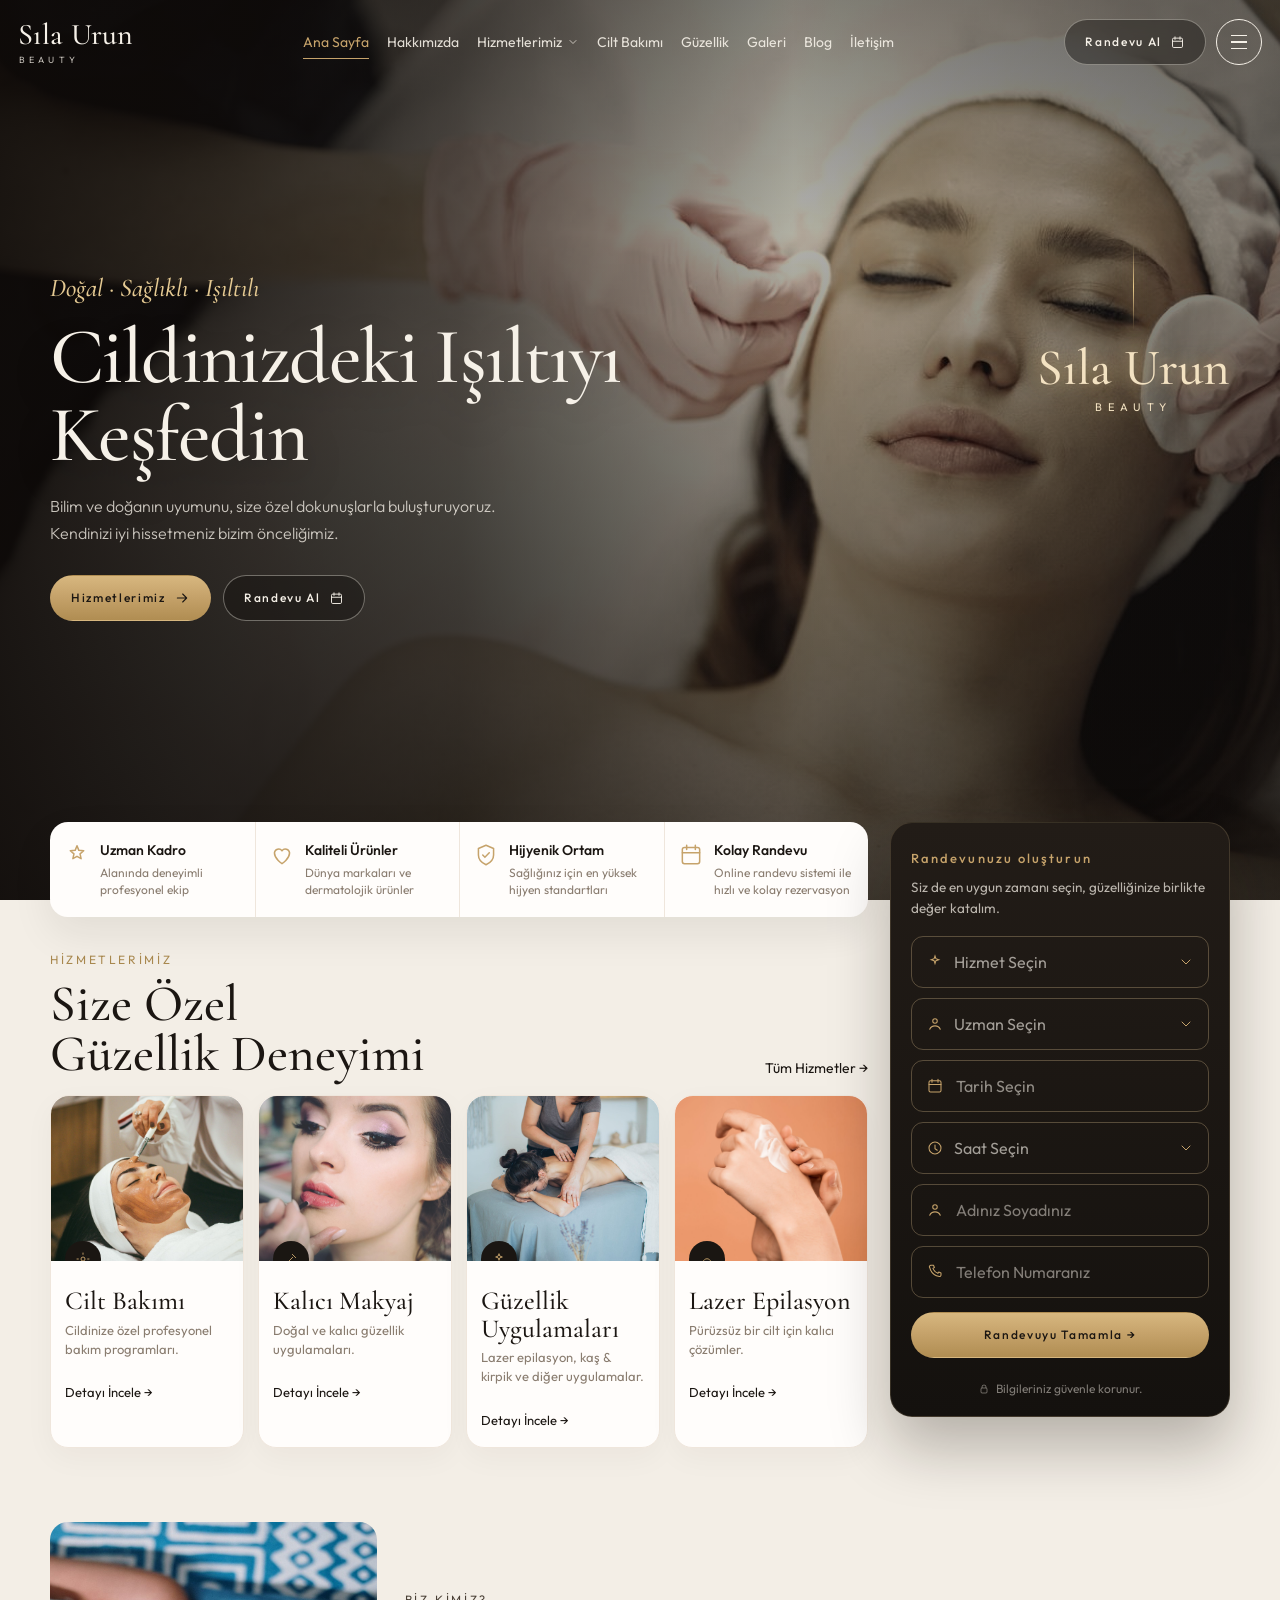
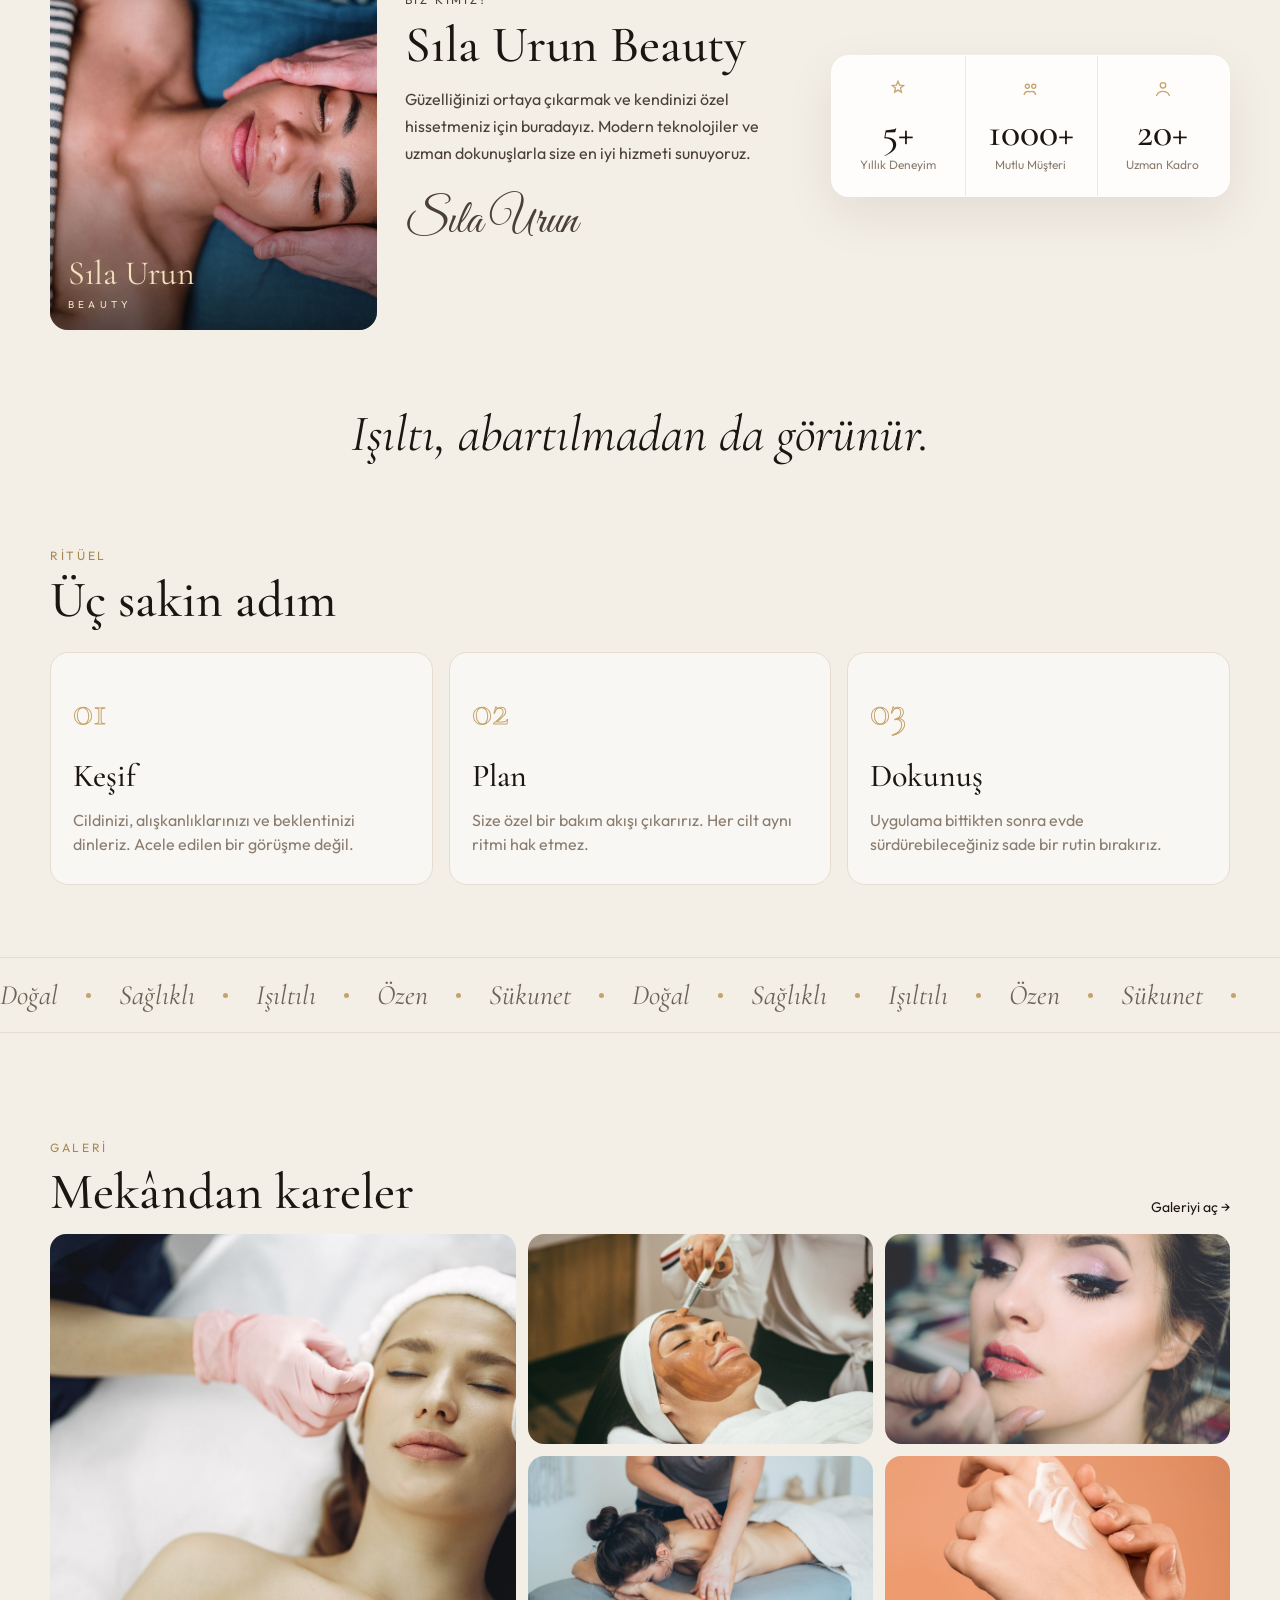
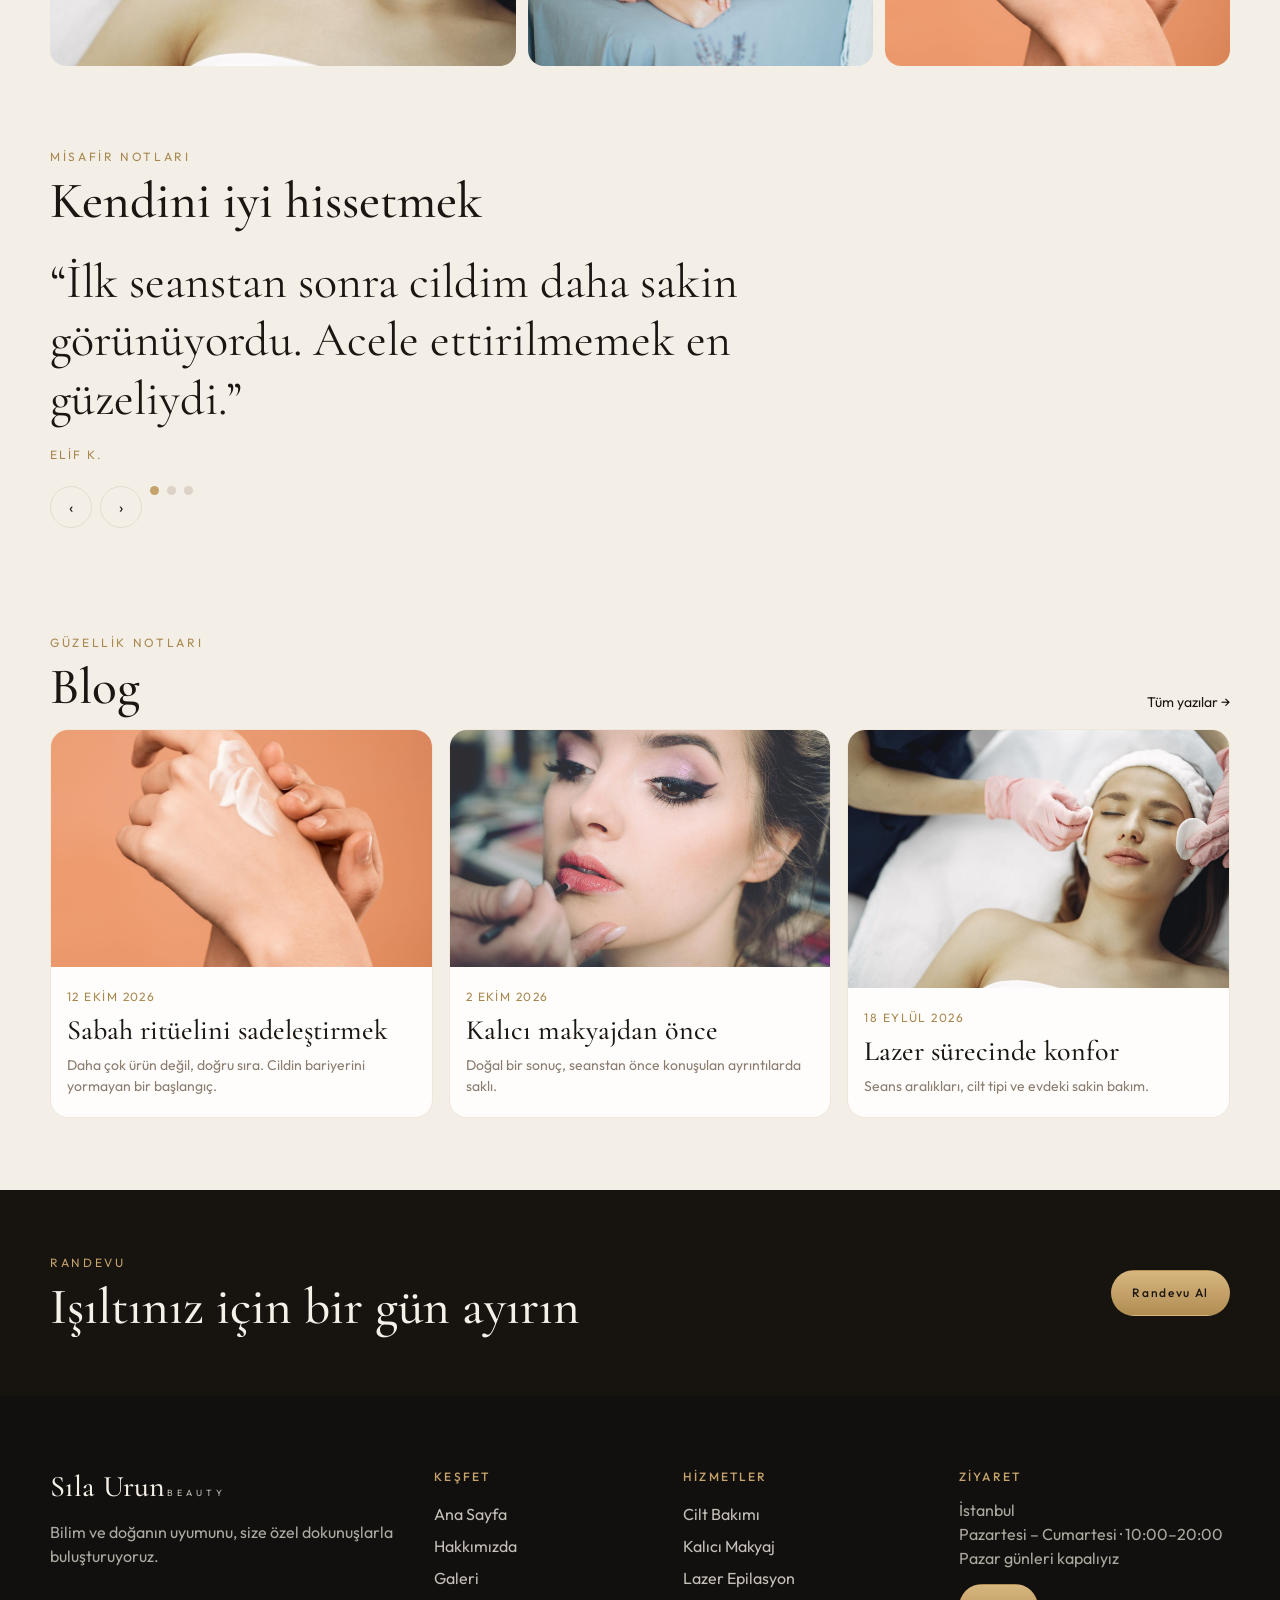
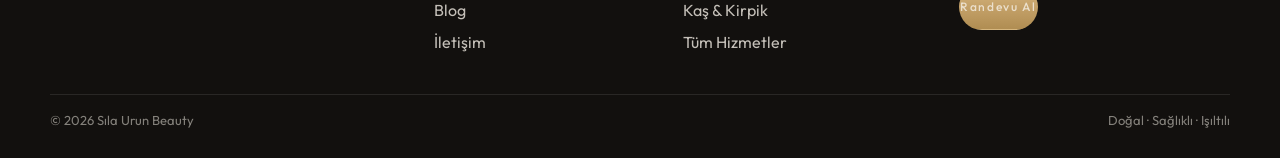
<file: index.html>
<!DOCTYPE html>
<html lang="tr">
<head>
  <meta charset="UTF-8">
  <meta name="viewport" content="width=device-width, initial-scale=1">
  <title>Sıla Urun Beauty</title>
  <meta name="description" content="Sıla Urun Beauty — doğal, sağlıklı ve ışıltılı bir güzellik deneyimi. Cilt bakımı, kalıcı makyaj ve lazer epilasyon.">
  <meta name="theme-color" content="#12100E">
  <link rel="icon" href="assets/favicon.svg">
  <link rel="preload" as="image" href="assets/hands.jpg">
  <link rel="preconnect" href="https://fonts.googleapis.com">
  <link rel="preconnect" href="https://fonts.gstatic.com" crossorigin>
  <link href="https://fonts.googleapis.com/css2?family=Cormorant+Garamond:ital,wght@0,400;0,500;0,600;1,500;1,600&family=Great+Vibes&family=Outfit:wght@300;400;500;600&display=swap" rel="stylesheet">
  <link rel="stylesheet" href="css/style.css">
  <script>
    document.documentElement.classList.add("js");
    if (!matchMedia("(prefers-reduced-motion: reduce)").matches) document.documentElement.classList.add("is-entering");
  </script>
  <style>
    .wipe{position:fixed;inset:0;z-index:200;background:#12100e;pointer-events:none;transform:scaleY(0);transform-origin:bottom}
    html.is-entering .wipe{animation:suWipe .85s cubic-bezier(.76,0,.24,1) forwards}
    @keyframes suWipe{from{transform:scaleY(1)}to{transform:scaleY(0)}}
  </style>
</head>
<body data-page="home">
<script src="js/chrome.js"></script>
<main id="icerik">
  <section class="hero">
    <div class="hero-bg"></div>
    <div class="hero-shade"></div>
    <div class="wrap hero-copy-wrap">
      <div class="hero-copy rise">
        <p class="kicker">Doğal · Sağlıklı · Işıltılı</p>
        <h1>Cildinizdeki Işıltıyı<br>Keşfedin</h1>
        <p>Bilim ve doğanın uyumunu, size özel dokunuşlarla buluşturuyoruz. Kendinizi iyi hissetmeniz bizim önceliğimiz.</p>
        <div class="hero-actions">
          <a class="btn btn-gold" href="#hizmetler">Hizmetlerimiz
            <svg width="16" height="16" viewBox="0 0 24 24" aria-hidden="true"><path d="M5 12h14M13 6l6 6-6 6" fill="none" stroke="currentColor" stroke-width="1.6" stroke-linecap="round" stroke-linejoin="round"/></svg>
          </a>
          <a class="btn btn-dark" href="#randevu">Randevu Al
            <svg width="15" height="15" viewBox="0 0 24 24" aria-hidden="true"><rect x="4" y="5" width="16" height="15" rx="2" fill="none" stroke="currentColor" stroke-width="1.5"/><path d="M8 3v4M16 3v4M4 10h16" fill="none" stroke="currentColor" stroke-width="1.5" stroke-linecap="round"/></svg>
          </a>
        </div>
      </div>
    </div>
    <div class="hero-mark" aria-hidden="true">
      <i></i>
      <strong>Sıla Urun</strong>
      <em>BEAUTY</em>
    </div>
  </section>

  <section class="panel" id="hizmetler">
    <div class="wrap panel-grid">
      <div>
        <div class="trust">
          <article>
            <svg width="26" height="26" viewBox="0 0 24 24" aria-hidden="true"><path d="M12 3.5l1.7 4.2 4.5.4-3.4 2.9 1 4.4L12 13.2 8.2 15.4l1-4.4L5.8 8.1l4.5-.4L12 3.5z" fill="none" stroke="currentColor" stroke-width="1.4" stroke-linejoin="round"/></svg>
            <div><strong>Uzman Kadro</strong><p>Alanında deneyimli profesyonel ekip</p></div>
          </article>
          <article>
            <svg width="26" height="26" viewBox="0 0 24 24" aria-hidden="true"><path d="M12 20s-7-4.4-7-10a4 4 0 0 1 7-2 4 4 0 0 1 7 2c0 5.6-7 10-7 10z" fill="none" stroke="currentColor" stroke-width="1.4"/></svg>
            <div><strong>Kaliteli Ürünler</strong><p>Dünya markaları ve dermatolojik ürünler</p></div>
          </article>
          <article>
            <svg width="26" height="26" viewBox="0 0 24 24" aria-hidden="true"><path d="M12 3l7 3v6c0 4.5-3 7.2-7 9-4-1.8-7-4.5-7-9V6l7-3z" fill="none" stroke="currentColor" stroke-width="1.4" stroke-linejoin="round"/><path d="M9 12l2 2 4-4" fill="none" stroke="currentColor" stroke-width="1.4" stroke-linecap="round"/></svg>
            <div><strong>Hijyenik Ortam</strong><p>Sağlığınız için en yüksek hijyen standartları</p></div>
          </article>
          <article>
            <svg width="26" height="26" viewBox="0 0 24 24" aria-hidden="true"><rect x="4" y="5" width="16" height="15" rx="2" fill="none" stroke="currentColor" stroke-width="1.4"/><path d="M8 3v4M16 3v4M4 10h16" fill="none" stroke="currentColor" stroke-width="1.4" stroke-linecap="round"/></svg>
            <div><strong>Kolay Randevu</strong><p>Online randevu sistemi ile hızlı ve kolay rezervasyon</p></div>
          </article>
        </div>

        <div class="services-head">
          <div>
            <p class="eyebrow">Hizmetlerimiz</p>
            <h2>Size Özel<br>Güzellik Deneyimi</h2>
          </div>
          <a class="link-all" href="hizmetler.html">Tüm Hizmetler →</a>
        </div>

        <div class="cards">
          <a class="svc" href="cilt-bakimi.html">
            <div class="svc-media">
              <img src="assets/facial.jpg" alt="Cilt bakımı uygulaması">
              <span class="svc-badge"><svg width="16" height="16" viewBox="0 0 24 24" aria-hidden="true"><circle cx="12" cy="12" r="3" fill="none" stroke="currentColor" stroke-width="1.4"/><path d="M12 3v2M12 19v2M3 12h2M19 12h2" stroke="currentColor" stroke-width="1.4" stroke-linecap="round"/></svg></span>
            </div>
            <div class="svc-body">
              <h3>Cilt Bakımı</h3>
              <p>Cildinize özel profesyonel bakım programları.</p>
              <span class="more">Detayı İncele →</span>
            </div>
          </a>
          <a class="svc" href="guzellik.html#makyaj">
            <div class="svc-media">
              <img src="assets/portrait.jpg" alt="Kalıcı makyaj uygulaması">
              <span class="svc-badge"><svg width="16" height="16" viewBox="0 0 24 24" aria-hidden="true"><path d="M5 19l9.5-9.5M14 5l5 5M4 20h6" fill="none" stroke="currentColor" stroke-width="1.4" stroke-linecap="round"/></svg></span>
            </div>
            <div class="svc-body">
              <h3>Kalıcı Makyaj</h3>
              <p>Doğal ve kalıcı güzellik uygulamaları.</p>
              <span class="more">Detayı İncele →</span>
            </div>
          </a>
          <a class="svc" href="guzellik.html">
            <div class="svc-media">
              <img src="assets/glow2.jpg" alt="Güzellik uygulaması">
              <span class="svc-badge"><svg width="16" height="16" viewBox="0 0 24 24" aria-hidden="true"><path d="M12 4l1.2 3.6L17 9l-3.8 1.2L12 14l-1.2-3.8L7 9l3.8-1.4L12 4z" fill="none" stroke="currentColor" stroke-width="1.4" stroke-linejoin="round"/></svg></span>
            </div>
            <div class="svc-body">
              <h3>Güzellik Uygulamaları</h3>
              <p>Lazer epilasyon, kaş &amp; kirpik ve diğer uygulamalar.</p>
              <span class="more">Detayı İncele →</span>
            </div>
          </a>
          <a class="svc" href="guzellik.html#lazer">
            <div class="svc-media">
              <img src="assets/woman.jpg" alt="Pürüzsüz cilt bakımı">
              <span class="svc-badge"><svg width="16" height="16" viewBox="0 0 24 24" aria-hidden="true"><path d="M6 16c2-6 10-6 12 0M8 18h8" fill="none" stroke="currentColor" stroke-width="1.4" stroke-linecap="round"/></svg></span>
            </div>
            <div class="svc-body">
              <h3>Lazer Epilasyon</h3>
              <p>Pürüzsüz bir cilt için kalıcı çözümler.</p>
              <span class="more">Detayı İncele →</span>
            </div>
          </a>
        </div>
      </div>

      <aside class="book" id="randevu">
        <h2>Randevunuzu oluşturun</h2>
        <p class="intro">Siz de en uygun zamanı seçin, güzelliğinize birlikte değer katalım.</p>
        <form class="book-form" data-booking novalidate>
          <div class="field" data-select>
            <button class="field-btn" type="button" aria-expanded="false">
              <svg width="18" height="18" viewBox="0 0 24 24" aria-hidden="true"><path d="M12 4l1.2 3.6L17 9l-3.8 1.2L12 14l-1.2-3.8L7 9l3.8-1.4L12 4z" fill="none" stroke="currentColor" stroke-width="1.4"/></svg>
              <span class="field-label" data-placeholder="Hizmet Seçin">Hizmet Seçin</span>
              <svg class="chev" width="16" height="16" viewBox="0 0 24 24" aria-hidden="true"><path d="M6 9l6 6 6-6" fill="none" stroke="currentColor" stroke-width="1.5" stroke-linecap="round"/></svg>
            </button>
            <div class="field-menu" role="listbox">
              <button type="button" role="option" data-value="cilt">Cilt Bakımı</button>
              <button type="button" role="option" data-value="makyaj">Kalıcı Makyaj</button>
              <button type="button" role="option" data-value="kas">Kaş &amp; Kirpik</button>
              <button type="button" role="option" data-value="lazer">Lazer Epilasyon</button>
              <button type="button" role="option" data-value="rituel">Güzellik Ritüeli</button>
            </div>
            <input type="hidden" name="service" value="">
          </div>
          <div class="field" data-select>
            <button class="field-btn" type="button" aria-expanded="false">
              <svg width="18" height="18" viewBox="0 0 24 24" aria-hidden="true"><circle cx="12" cy="8" r="3" fill="none" stroke="currentColor" stroke-width="1.4"/><path d="M5 19c1.2-3 3.6-4.5 7-4.5S17.8 16 19 19" fill="none" stroke="currentColor" stroke-width="1.4" stroke-linecap="round"/></svg>
              <span class="field-label" data-placeholder="Uzman Seçin">Uzman Seçin</span>
              <svg class="chev" width="16" height="16" viewBox="0 0 24 24" aria-hidden="true"><path d="M6 9l6 6 6-6" fill="none" stroke="currentColor" stroke-width="1.5" stroke-linecap="round"/></svg>
            </button>
            <div class="field-menu" role="listbox">
              <button type="button" role="option" data-value="uygun">Uygun olan uzman</button>
              <button type="button" role="option" data-value="cilt">Cilt bakım uzmanı</button>
              <button type="button" role="option" data-value="makyaj">Kalıcı makyaj uzmanı</button>
              <button type="button" role="option" data-value="lazer">Lazer uzmanı</button>
            </div>
            <input type="hidden" name="expert" value="">
          </div>
          <label class="field field-text field-date">
            <svg width="18" height="18" viewBox="0 0 24 24" aria-hidden="true"><rect x="4" y="5" width="16" height="15" rx="2" fill="none" stroke="currentColor" stroke-width="1.4"/><path d="M8 3v4M16 3v4M4 10h16" fill="none" stroke="currentColor" stroke-width="1.4" stroke-linecap="round"/></svg>
            <input type="date" name="date" required aria-label="Tarih Seçin">
            <span class="phantom">Tarih Seçin</span>
          </label>
          <div class="field" data-select>
            <button class="field-btn" type="button" aria-expanded="false">
              <svg width="18" height="18" viewBox="0 0 24 24" aria-hidden="true"><circle cx="12" cy="12" r="8" fill="none" stroke="currentColor" stroke-width="1.4"/><path d="M12 8v5l3 2" fill="none" stroke="currentColor" stroke-width="1.4" stroke-linecap="round"/></svg>
              <span class="field-label" data-placeholder="Saat Seçin">Saat Seçin</span>
              <svg class="chev" width="16" height="16" viewBox="0 0 24 24" aria-hidden="true"><path d="M6 9l6 6 6-6" fill="none" stroke="currentColor" stroke-width="1.5" stroke-linecap="round"/></svg>
            </button>
            <div class="field-menu" role="listbox">
              <button type="button" role="option" data-value="10:00">10:00</button>
              <button type="button" role="option" data-value="11:30">11:30</button>
              <button type="button" role="option" data-value="13:00">13:00</button>
              <button type="button" role="option" data-value="14:30">14:30</button>
              <button type="button" role="option" data-value="16:00">16:00</button>
              <button type="button" role="option" data-value="17:30">17:30</button>
              <button type="button" role="option" data-value="19:00">19:00</button>
            </div>
            <input type="hidden" name="time" value="">
          </div>
          <label class="field field-text">
            <svg width="18" height="18" viewBox="0 0 24 24" aria-hidden="true"><circle cx="12" cy="8" r="3" fill="none" stroke="currentColor" stroke-width="1.4"/><path d="M5 19c1.2-3 3.6-4.5 7-4.5S17.8 16 19 19" fill="none" stroke="currentColor" stroke-width="1.4" stroke-linecap="round"/></svg>
            <input name="name" autocomplete="name" placeholder="Adınız Soyadınız" required>
          </label>
          <label class="field field-text">
            <svg width="18" height="18" viewBox="0 0 24 24" aria-hidden="true"><path d="M7 3h3l1.2 3-2 1.2a12 12 0 0 0 6.6 6.6L17 12l3 1.2V16a2 2 0 0 1-2.2 2A16 16 0 0 1 5 6.2 2 2 0 0 1 7 3z" fill="none" stroke="currentColor" stroke-width="1.4" stroke-linejoin="round"/></svg>
            <input name="phone" inputmode="tel" autocomplete="tel" placeholder="Telefon Numaranız" required>
          </label>
          <p class="form-alert" role="alert" hidden></p>
          <button class="btn btn-gold" type="submit">Randevuyu Tamamla →</button>
          <p class="secure">
            <svg width="12" height="12" viewBox="0 0 24 24" aria-hidden="true"><rect x="6" y="10" width="12" height="10" rx="2" fill="none" stroke="currentColor" stroke-width="1.6"/><path d="M8 10V8a4 4 0 0 1 8 0v2" fill="none" stroke="currentColor" stroke-width="1.6"/></svg>
            Bilgileriniz güvenle korunur.
          </p>
        </form>
        <div class="book-success">
          <div class="ok-mark" aria-hidden="true"><svg width="28" height="28" viewBox="0 0 24 24"><path d="M5 12.5l4.2 4.2L19 7" fill="none" stroke="currentColor" stroke-width="1.6" stroke-linecap="round" stroke-linejoin="round"/></svg></div>
          <h3>Talebiniz alındı</h3>
          <p class="book-sum"></p>
          <p>Saatiniz ekibimiz tarafından teyit edilecek.</p>
          <button class="btn btn-line" type="button" data-reset>Yeni talep</button>
        </div>
      </aside>
    </div>
  </section>

  <section class="about" id="biz">
    <div class="wrap about-grid">
      <figure class="about-photo reveal">
        <img src="assets/hero.jpg" alt="Yüz bakımı sırasında sakin bir an">
        <figcaption class="about-sign"><span>Sıla Urun</span><small>Beauty</small></figcaption>
      </figure>
      <div class="about-copy reveal" data-d="1">
        <p class="eyebrow">Biz kimiz?</p>
        <h2>Sıla Urun Beauty</h2>
        <p>Güzelliğinizi ortaya çıkarmak ve kendinizi özel hissetmeniz için buradayız. Modern teknolojiler ve uzman dokunuşlarla size en iyi hizmeti sunuyoruz.</p>
        <p class="sign">Sıla Urun</p>
      </div>
      <aside class="stats reveal" data-d="2">
        <div class="stat">
          <svg width="22" height="22" viewBox="0 0 24 24" aria-hidden="true"><path d="M12 3.5l1.7 4.2 4.5.4-3.4 2.9 1 4.4L12 13.2 8.2 15.4l1-4.4L5.8 8.1l4.5-.4L12 3.5z" fill="none" stroke="currentColor" stroke-width="1.4"/></svg>
          <strong data-count="5" data-suffix="+">5+</strong>
          <span>Yıllık Deneyim</span>
        </div>
        <div class="stat">
          <svg width="22" height="22" viewBox="0 0 24 24" aria-hidden="true"><circle cx="8" cy="9" r="2.2" fill="none" stroke="currentColor" stroke-width="1.4"/><circle cx="15" cy="9" r="2.2" fill="none" stroke="currentColor" stroke-width="1.4"/><path d="M4.5 18c.6-2.2 2.2-3.3 4.2-3.3.8 0 1.5.2 2.1.6.6-.4 1.3-.6 2.1-.6 2 0 3.6 1.1 4.2 3.3" fill="none" stroke="currentColor" stroke-width="1.4" stroke-linecap="round"/></svg>
          <strong data-count="1000" data-suffix="+">1000+</strong>
          <span>Mutlu Müşteri</span>
        </div>
        <div class="stat">
          <svg width="22" height="22" viewBox="0 0 24 24" aria-hidden="true"><circle cx="12" cy="8" r="3" fill="none" stroke="currentColor" stroke-width="1.4"/><path d="M5 19c1.2-3 3.6-4.5 7-4.5S17.8 16 19 19" fill="none" stroke="currentColor" stroke-width="1.4" stroke-linecap="round"/></svg>
          <strong data-count="20" data-suffix="+">20+</strong>
          <span>Uzman Kadro</span>
        </div>
      </aside>
    </div>
  </section>

  <section class="pull">
    <div class="wrap reveal">
      <p>Işıltı, abartılmadan da görünür.</p>
    </div>
  </section>

  <section class="section">
    <div class="wrap">
      <div class="section-head reveal">
        <p class="eyebrow">Ritüel</p>
        <h2>Üç sakin adım</h2>
      </div>
      <div class="steps">
        <article class="step reveal">
          <em>01</em>
          <h3>Keşif</h3>
          <p>Cildinizi, alışkanlıklarınızı ve beklentinizi dinleriz. Acele edilen bir görüşme değil.</p>
        </article>
        <article class="step reveal" data-d="1">
          <em>02</em>
          <h3>Plan</h3>
          <p>Size özel bir bakım akışı çıkarırız. Her cilt aynı ritmi hak etmez.</p>
        </article>
        <article class="step reveal" data-d="2">
          <em>03</em>
          <h3>Dokunuş</h3>
          <p>Uygulama bittikten sonra evde sürdürebileceğiniz sade bir rutin bırakırız.</p>
        </article>
      </div>
    </div>
  </section>

  <div class="marquee" aria-hidden="true">
    <div class="marquee-track">
      <span>Doğal</span><i></i><span>Sağlıklı</span><i></i><span>Işıltılı</span><i></i><span>Özen</span><i></i><span>Sükunet</span><i></i>
      <span>Doğal</span><i></i><span>Sağlıklı</span><i></i><span>Işıltılı</span><i></i><span>Özen</span><i></i><span>Sükunet</span><i></i>
    </div>
  </div>

  <section class="section">
    <div class="wrap">
      <div class="services-head reveal">
        <div>
          <p class="eyebrow">Galeri</p>
          <h2>Mekândan kareler</h2>
        </div>
        <a class="link-all" href="galeri.html">Galeriyi aç →</a>
      </div>
      <div class="g-preview reveal">
        <a href="galeri.html"><img src="assets/hands.jpg" alt="Yüz bakımı"></a>
        <a href="galeri.html"><img src="assets/facial.jpg" alt="Maske uygulaması"></a>
        <a href="galeri.html"><img src="assets/portrait.jpg" alt="Makyaj"></a>
        <a href="galeri.html"><img src="assets/glow2.jpg" alt="Masaj ritüeli"></a>
        <a href="galeri.html"><img src="assets/woman.jpg" alt="Cilt dokusu"></a>
      </div>
    </div>
  </section>

  <section class="section" style="padding-top: 10px;">
    <div class="wrap">
      <div class="section-head">
        <p class="eyebrow">Misafir notları</p>
        <h2>Kendini iyi hissetmek</h2>
      </div>
      <div class="slider" data-slider>
        <article class="quote is-on">
          <p>“İlk seanstan sonra cildim daha sakin görünüyordu. Acele ettirilmemek en güzeliydi.”</p>
          <span>Elif K.</span>
        </article>
        <article class="quote">
          <p>“Kalıcı makyajda doğal durması benim için önemliydi. Aynada kendimi gördüm.”</p>
          <span>Zeynep A.</span>
        </article>
        <article class="quote">
          <p>“Randevu almak da bakım kadar rahattı. Hijyen ve ilgi gerçekten hissediliyor.”</p>
          <span>Merve T.</span>
        </article>
        <div class="sl-row">
          <button class="sl-btn" type="button" data-prev aria-label="Önceki yorum">‹</button>
          <button class="sl-btn" type="button" data-next aria-label="Sonraki yorum">›</button>
          <button class="dot is-on" type="button" aria-label="1. yorum"></button>
          <button class="dot" type="button" aria-label="2. yorum"></button>
          <button class="dot" type="button" aria-label="3. yorum"></button>
        </div>
      </div>
    </div>
  </section>

  <section class="section" style="padding-top: 0;">
    <div class="wrap">
      <div class="services-head reveal">
        <div>
          <p class="eyebrow">Güzellik notları</p>
          <h2>Blog</h2>
        </div>
        <a class="link-all" href="blog.html">Tüm yazılar →</a>
      </div>
      <div class="journal-grid">
        <a class="note reveal" href="blog.html#not-1">
          <img src="assets/woman.jpg" alt="">
          <div>
            <time>12 Ekim 2026</time>
            <h3>Sabah ritüelini sadeleştirmek</h3>
            <p>Daha çok ürün değil, doğru sıra. Cildin bariyerini yormayan bir başlangıç.</p>
          </div>
        </a>
        <a class="note reveal" data-d="1" href="blog.html#not-2">
          <img src="assets/portrait.jpg" alt="">
          <div>
            <time>2 Ekim 2026</time>
            <h3>Kalıcı makyajdan önce</h3>
            <p>Doğal bir sonuç, seanstan önce konuşulan ayrıntılarda saklı.</p>
          </div>
        </a>
        <a class="note reveal" data-d="2" href="blog.html#not-3">
          <img src="assets/hands.jpg" alt="">
          <div>
            <time>18 Eylül 2026</time>
            <h3>Lazer sürecinde konfor</h3>
            <p>Seans aralıkları, cilt tipi ve evdeki sakin bakım.</p>
          </div>
        </a>
      </div>
    </div>
  </section>

  <section class="band">
    <div class="wrap band-inner">
      <div>
        <p class="eyebrow">Randevu</p>
        <h2>Işıltınız için bir gün ayırın</h2>
      </div>
      <a class="btn btn-gold" href="#randevu">Randevu Al</a>
    </div>
  </section>
</main>
<script src="js/chrome.js"></script>
<script src="js/main.js"></script>
</body>
</html>
</file>
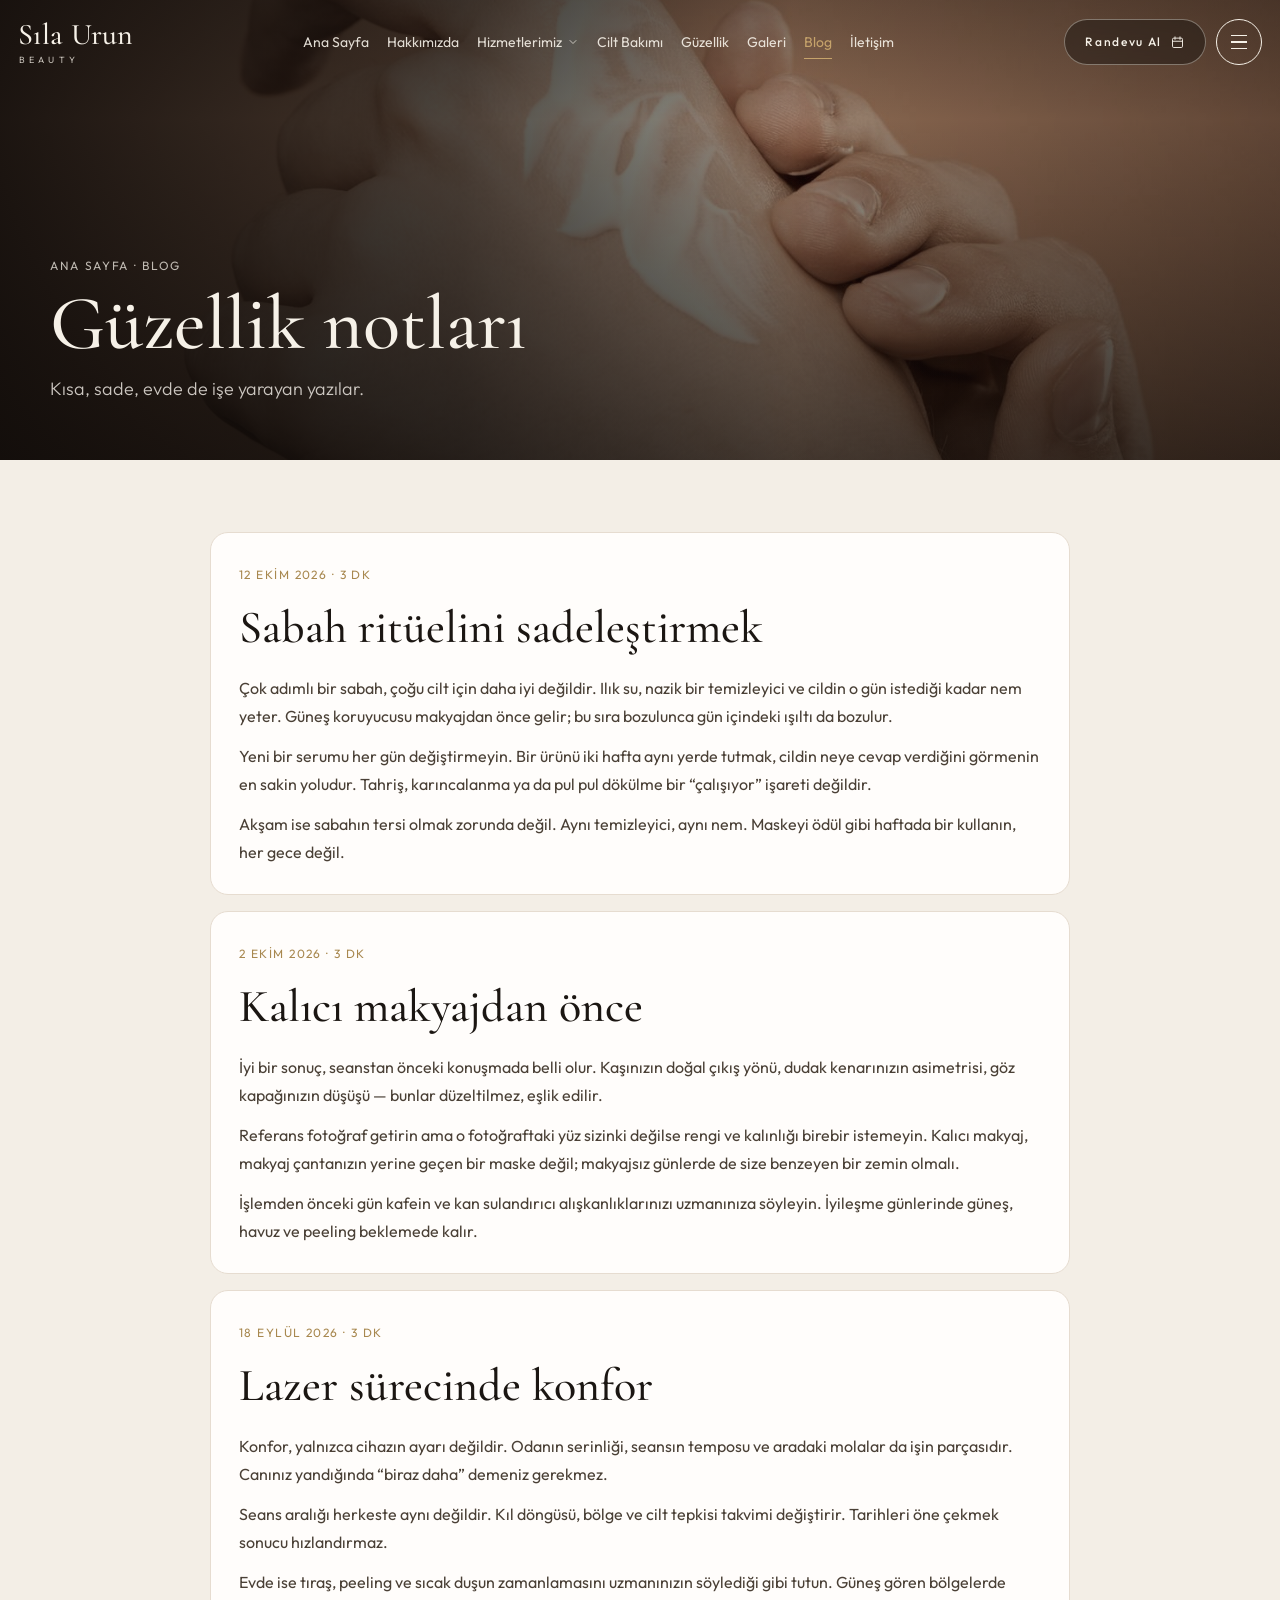
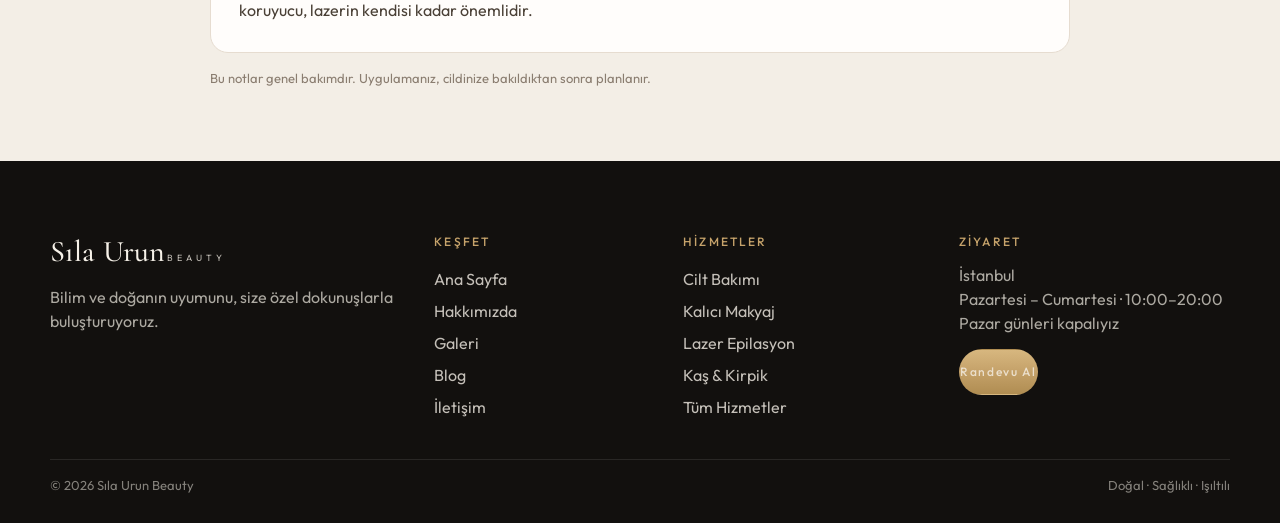
<file: blog.html>
<!DOCTYPE html>
<html lang="tr">
<head>
  <meta charset="UTF-8">
  <meta name="viewport" content="width=device-width, initial-scale=1">
  <title>Blog · Sıla Urun Beauty</title>
  <meta name="description" content="Sıla Urun Beauty güzellik notları.">
  <meta name="theme-color" content="#12100E">
  <link rel="icon" href="assets/favicon.svg">
  <link rel="preconnect" href="https://fonts.googleapis.com">
  <link rel="preconnect" href="https://fonts.gstatic.com" crossorigin>
  <link href="https://fonts.googleapis.com/css2?family=Cormorant+Garamond:ital,wght@0,400;0,500;0,600;1,500;1,600&family=Great+Vibes&family=Outfit:wght@300;400;500;600&display=swap" rel="stylesheet">
  <link rel="stylesheet" href="css/style.css">
  <script>document.documentElement.classList.add("js"); if (!matchMedia("(prefers-reduced-motion: reduce)").matches) document.documentElement.classList.add("is-entering");</script>
  <style>.wipe{position:fixed;inset:0;z-index:200;background:#12100e;pointer-events:none;transform:scaleY(0);transform-origin:bottom}html.is-entering .wipe{animation:suWipe .85s cubic-bezier(.76,0,.24,1) forwards}@keyframes suWipe{from{transform:scaleY(1)}to{transform:scaleY(0)}}</style>
</head>
<body data-page="blog">
<script src="js/chrome.js"></script>
<main id="icerik">
  <section class="subhero">
    <div class="hero-bg" style="background-image:url('assets/woman.jpg')"></div>
    <div class="hero-shade"></div>
    <div class="wrap">
      <p class="crumb"><a href="index.html">Ana Sayfa</a> · Blog</p>
      <h1>Güzellik notları</h1>
      <p class="sublead">Kısa, sade, evde de işe yarayan yazılar.</p>
    </div>
  </section>
  <section class="section">
    <div class="wrap" style="max-width:860px">
      <article class="post" id="not-1">
        <time>12 Ekim 2026 · 3 dk</time>
        <h2>Sabah ritüelini sadeleştirmek</h2>
        <p>Çok adımlı bir sabah, çoğu cilt için daha iyi değildir. Ilık su, nazik bir temizleyici ve cildin o gün istediği kadar nem yeter. Güneş koruyucusu makyajdan önce gelir; bu sıra bozulunca gün içindeki ışıltı da bozulur.</p>
        <p>Yeni bir serumu her gün değiştirmeyin. Bir ürünü iki hafta aynı yerde tutmak, cildin neye cevap verdiğini görmenin en sakin yoludur. Tahriş, karıncalanma ya da pul pul dökülme bir “çalışıyor” işareti değildir.</p>
        <p>Akşam ise sabahın tersi olmak zorunda değil. Aynı temizleyici, aynı nem. Maskeyi ödül gibi haftada bir kullanın, her gece değil.</p>
      </article>
      <article class="post" id="not-2">
        <time>2 Ekim 2026 · 3 dk</time>
        <h2>Kalıcı makyajdan önce</h2>
        <p>İyi bir sonuç, seanstan önceki konuşmada belli olur. Kaşınızın doğal çıkış yönü, dudak kenarınızın asimetrisi, göz kapağınızın düşüşü — bunlar düzeltilmez, eşlik edilir.</p>
        <p>Referans fotoğraf getirin ama o fotoğraftaki yüz sizinki değilse rengi ve kalınlığı birebir istemeyin. Kalıcı makyaj, makyaj çantanızın yerine geçen bir maske değil; makyajsız günlerde de size benzeyen bir zemin olmalı.</p>
        <p>İşlemden önceki gün kafein ve kan sulandırıcı alışkanlıklarınızı uzmanınıza söyleyin. İyileşme günlerinde güneş, havuz ve peeling beklemede kalır.</p>
      </article>
      <article class="post" id="not-3">
        <time>18 Eylül 2026 · 3 dk</time>
        <h2>Lazer sürecinde konfor</h2>
        <p>Konfor, yalnızca cihazın ayarı değildir. Odanın serinliği, seansın temposu ve aradaki molalar da işin parçasıdır. Canınız yandığında “biraz daha” demeniz gerekmez.</p>
        <p>Seans aralığı herkeste aynı değildir. Kıl döngüsü, bölge ve cilt tepkisi takvimi değiştirir. Tarihleri öne çekmek sonucu hızlandırmaz.</p>
        <p>Evde ise tıraş, peeling ve sıcak duşun zamanlamasını uzmanınızın söylediği gibi tutun. Güneş gören bölgelerde koruyucu, lazerin kendisi kadar önemlidir.</p>
      </article>
      <p class="disclaimer">Bu notlar genel bakımdır. Uygulamanız, cildinize bakıldıktan sonra planlanır.</p>
    </div>
  </section>
</main>
<script src="js/chrome.js"></script>
<script src="js/main.js"></script>
</body>
</html>
</file>
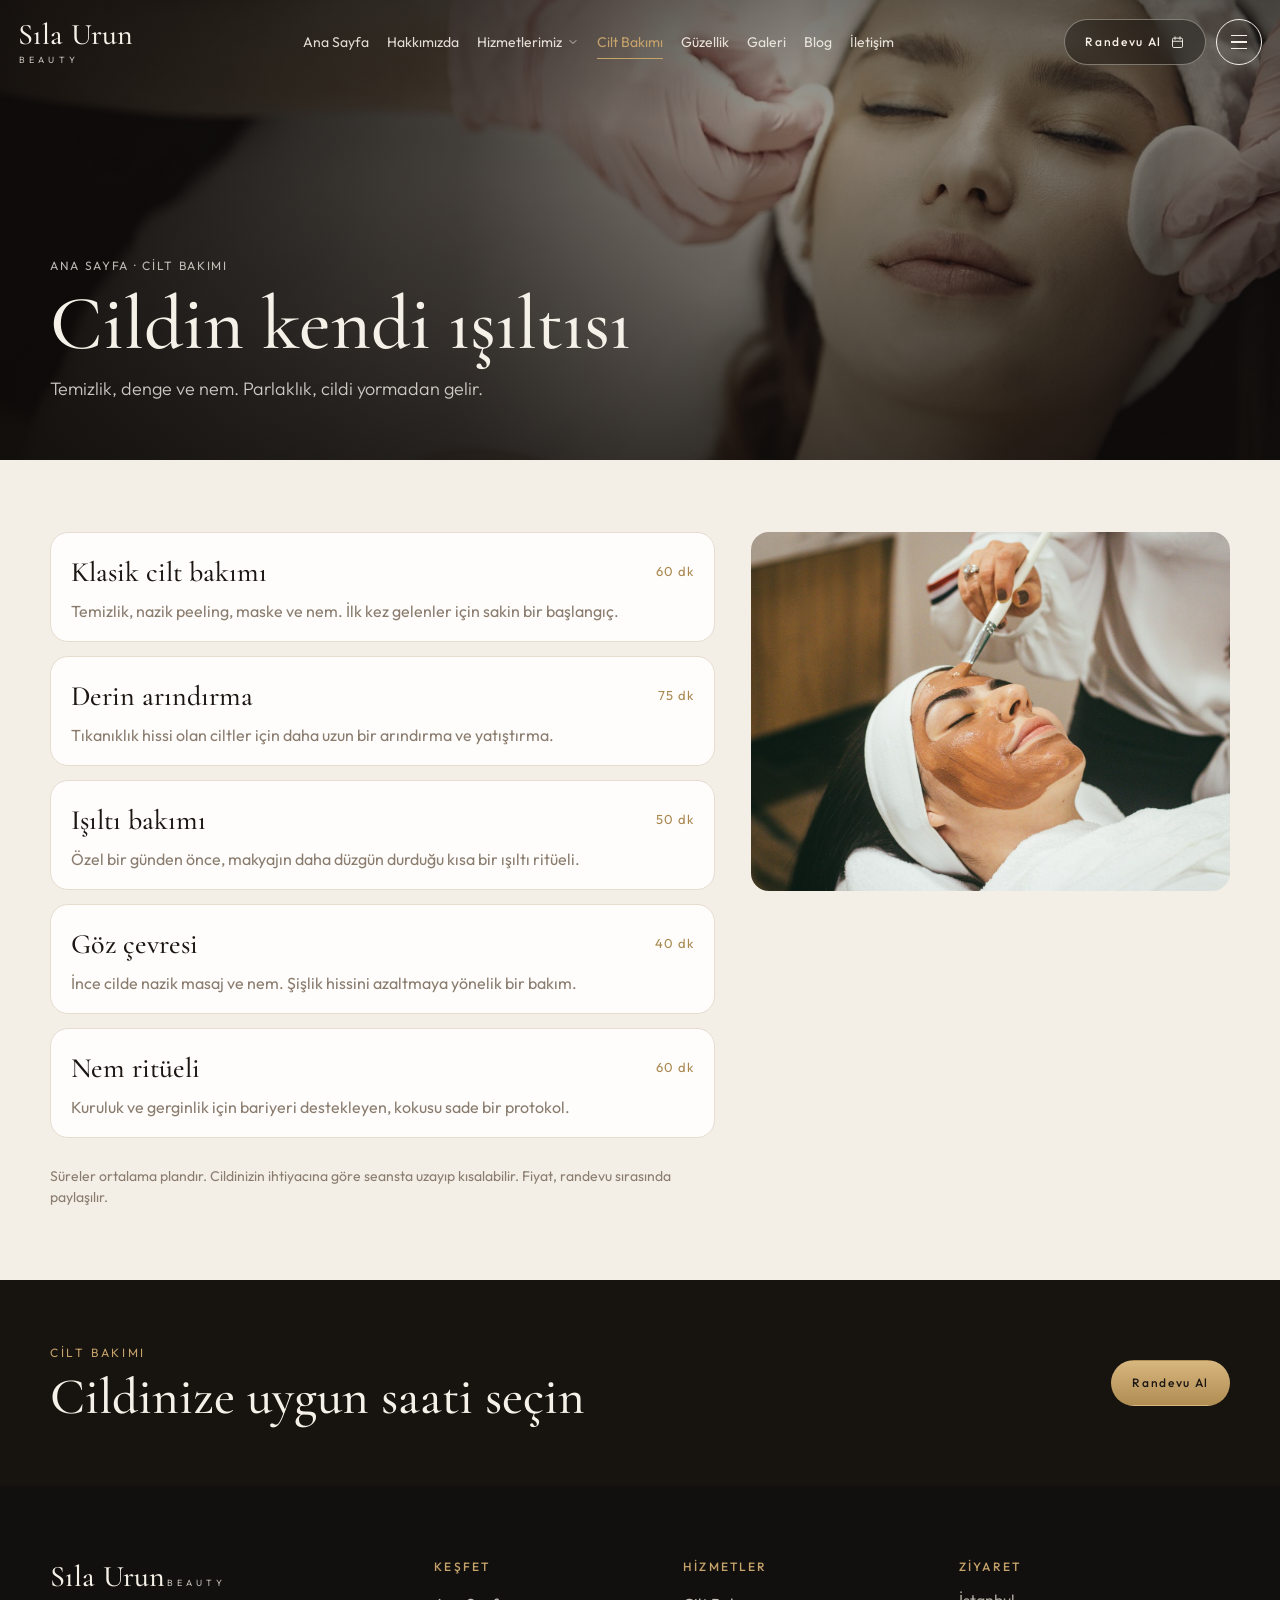
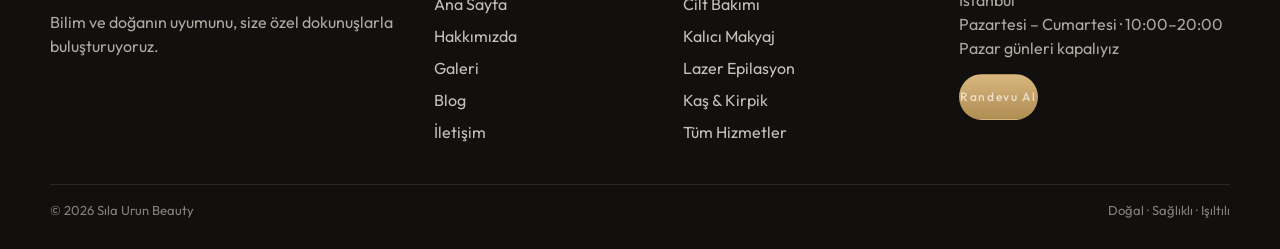
<file: cilt-bakimi.html>
<!DOCTYPE html>
<html lang="tr">
<head>
  <meta charset="UTF-8">
  <meta name="viewport" content="width=device-width, initial-scale=1">
  <title>Cilt Bakımı · Sıla Urun Beauty</title>
  <meta name="description" content="Profesyonel cilt bakımı programları. Süreler randevuda netleşir.">
  <meta name="theme-color" content="#12100E">
  <link rel="icon" href="assets/favicon.svg">
  <link rel="preconnect" href="https://fonts.googleapis.com">
  <link rel="preconnect" href="https://fonts.gstatic.com" crossorigin>
  <link href="https://fonts.googleapis.com/css2?family=Cormorant+Garamond:ital,wght@0,400;0,500;0,600;1,500;1,600&family=Great+Vibes&family=Outfit:wght@300;400;500;600&display=swap" rel="stylesheet">
  <link rel="stylesheet" href="css/style.css">
  <script>document.documentElement.classList.add("js"); if (!matchMedia("(prefers-reduced-motion: reduce)").matches) document.documentElement.classList.add("is-entering");</script>
  <style>.wipe{position:fixed;inset:0;z-index:200;background:#12100e;pointer-events:none;transform:scaleY(0);transform-origin:bottom}html.is-entering .wipe{animation:suWipe .85s cubic-bezier(.76,0,.24,1) forwards}@keyframes suWipe{from{transform:scaleY(1)}to{transform:scaleY(0)}}</style>
</head>
<body data-page="skin">
<script src="js/chrome.js"></script>
<main id="icerik">
  <section class="subhero">
    <div class="hero-bg" style="background-image:url('assets/hands.jpg')"></div>
    <div class="hero-shade"></div>
    <div class="wrap">
      <p class="crumb"><a href="index.html">Ana Sayfa</a> · Cilt Bakımı</p>
      <h1>Cildin kendi ışıltısı</h1>
      <p class="sublead">Temizlik, denge ve nem. Parlaklık, cildi yormadan gelir.</p>
    </div>
  </section>
  <section class="section">
    <div class="wrap duo">
      <div class="stack">
        <article class="menu-item">
          <strong>Klasik cilt bakımı</strong><span class="time">60 dk</span>
          <p>Temizlik, nazik peeling, maske ve nem. İlk kez gelenler için sakin bir başlangıç.</p>
        </article>
        <article class="menu-item">
          <strong>Derin arındırma</strong><span class="time">75 dk</span>
          <p>Tıkanıklık hissi olan ciltler için daha uzun bir arındırma ve yatıştırma.</p>
        </article>
        <article class="menu-item">
          <strong>Işıltı bakımı</strong><span class="time">50 dk</span>
          <p>Özel bir günden önce, makyajın daha düzgün durduğu kısa bir ışıltı ritüeli.</p>
        </article>
        <article class="menu-item">
          <strong>Göz çevresi</strong><span class="time">40 dk</span>
          <p>İnce cilde nazik masaj ve nem. Şişlik hissini azaltmaya yönelik bir bakım.</p>
        </article>
        <article class="menu-item">
          <strong>Nem ritüeli</strong><span class="time">60 dk</span>
          <p>Kuruluk ve gerginlik için bariyeri destekleyen, kokusu sade bir protokol.</p>
        </article>
        <p class="note-quiet">Süreler ortalama plandır. Cildinizin ihtiyacına göre seansta uzayıp kısalabilir. Fiyat, randevu sırasında paylaşılır.</p>
      </div>
      <figure class="feature-media"><img src="assets/facial.jpg" alt="Maske uygulaması"></figure>
    </div>
  </section>
  <section class="band">
    <div class="wrap band-inner">
      <div>
        <p class="eyebrow">Cilt bakımı</p>
        <h2>Cildinize uygun saati seçin</h2>
      </div>
      <a class="btn btn-gold" href="index.html#randevu">Randevu Al</a>
    </div>
  </section>
</main>
<script src="js/chrome.js"></script>
<script src="js/main.js"></script>
</body>
</html>
</file>
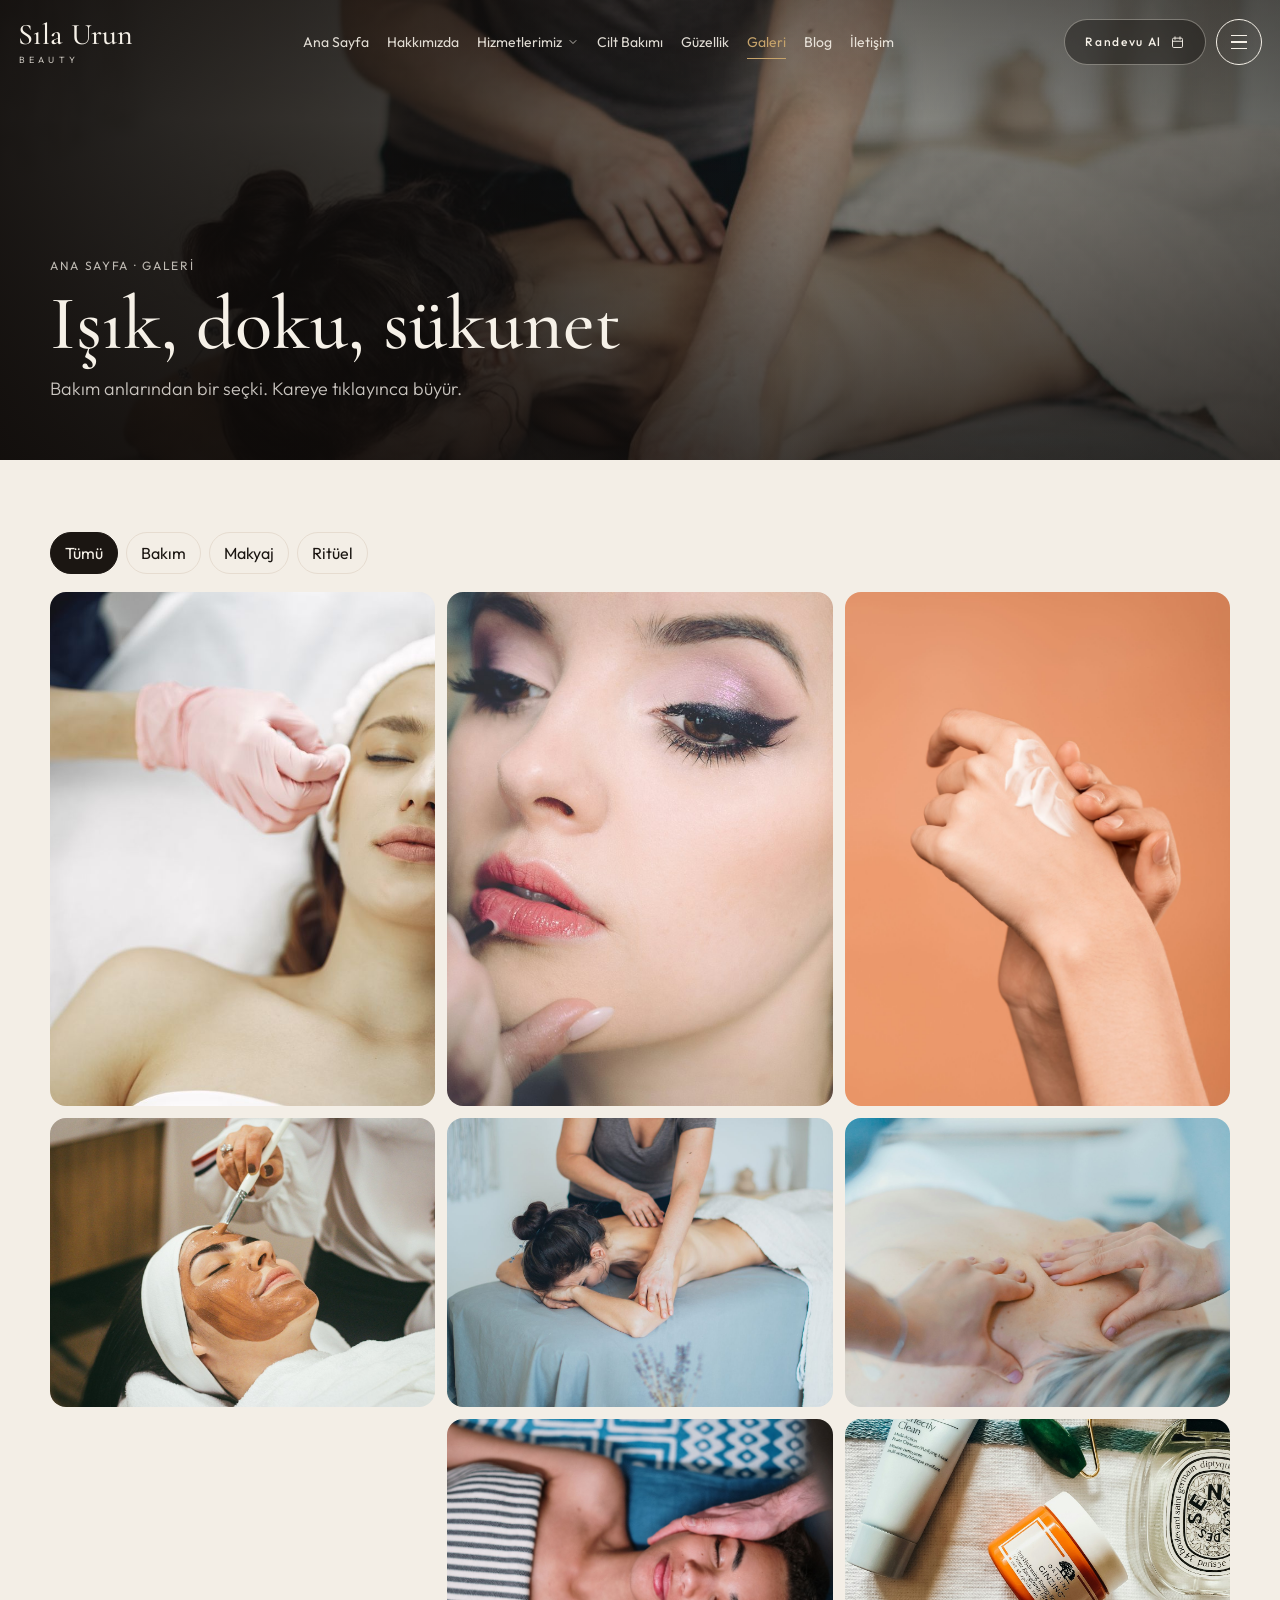
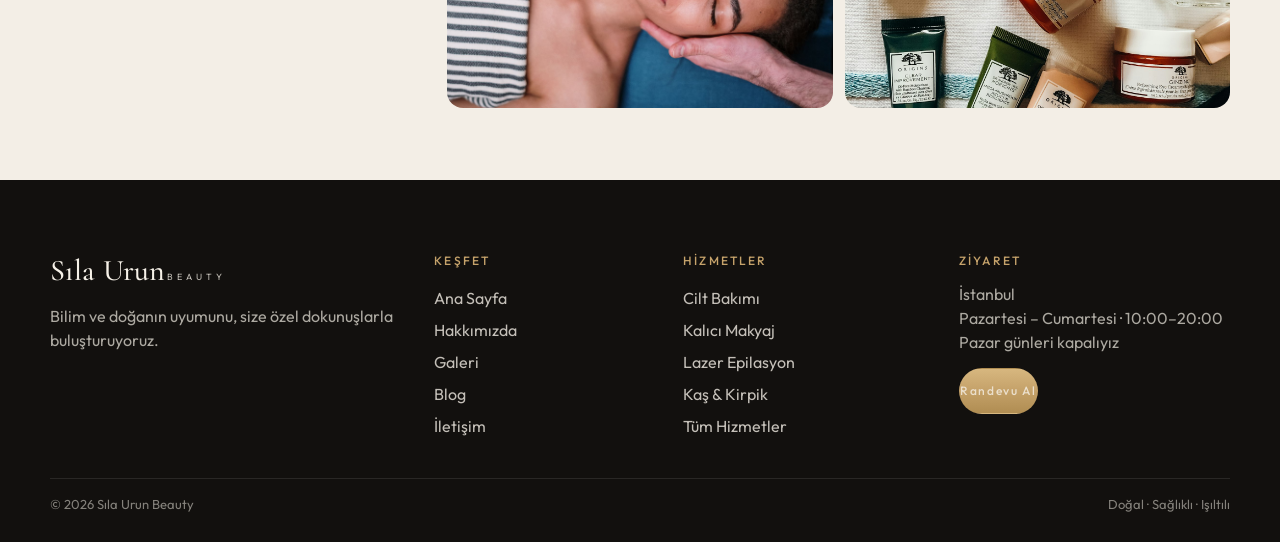
<file: galeri.html>
<!DOCTYPE html>
<html lang="tr">
<head>
  <meta charset="UTF-8">
  <meta name="viewport" content="width=device-width, initial-scale=1">
  <title>Galeri · Sıla Urun Beauty</title>
  <meta name="description" content="Sıla Urun Beauty galerisi.">
  <meta name="theme-color" content="#12100E">
  <link rel="icon" href="assets/favicon.svg">
  <link rel="preconnect" href="https://fonts.googleapis.com">
  <link rel="preconnect" href="https://fonts.gstatic.com" crossorigin>
  <link href="https://fonts.googleapis.com/css2?family=Cormorant+Garamond:ital,wght@0,400;0,500;0,600;1,500;1,600&family=Great+Vibes&family=Outfit:wght@300;400;500;600&display=swap" rel="stylesheet">
  <link rel="stylesheet" href="css/style.css">
  <script>document.documentElement.classList.add("js"); if (!matchMedia("(prefers-reduced-motion: reduce)").matches) document.documentElement.classList.add("is-entering");</script>
  <style>.wipe{position:fixed;inset:0;z-index:200;background:#12100e;pointer-events:none;transform:scaleY(0);transform-origin:bottom}html.is-entering .wipe{animation:suWipe .85s cubic-bezier(.76,0,.24,1) forwards}@keyframes suWipe{from{transform:scaleY(1)}to{transform:scaleY(0)}}</style>
</head>
<body data-page="gallery">
<script src="js/chrome.js"></script>
<main id="icerik">
  <section class="subhero">
    <div class="hero-bg" style="background-image:url('assets/glow2.jpg')"></div>
    <div class="hero-shade"></div>
    <div class="wrap">
      <p class="crumb"><a href="index.html">Ana Sayfa</a> · Galeri</p>
      <h1>Işık, doku, sükunet</h1>
      <p class="sublead">Bakım anlarından bir seçki. Kareye tıklayınca büyür.</p>
    </div>
  </section>
  <section class="section">
    <div class="wrap">
      <div class="filters" role="tablist">
        <button class="is-on" type="button" data-filter="all">Tümü</button>
        <button type="button" data-filter="bakim">Bakım</button>
        <button type="button" data-filter="makyaj">Makyaj</button>
        <button type="button" data-filter="rituel">Ritüel</button>
      </div>
      <div class="masonry">
        <figure class="shot tall" data-cat="bakim"><a href="assets/hands.jpg" data-lightbox><img src="assets/hands.jpg" alt="Yüz bakımı"></a><figcaption>Yüz bakımı</figcaption></figure>
        <figure class="shot wide" data-cat="bakim"><a href="assets/facial.jpg" data-lightbox><img src="assets/facial.jpg" alt="Maske"></a><figcaption>Maske</figcaption></figure>
        <figure class="shot tall" data-cat="makyaj"><a href="assets/portrait.jpg" data-lightbox><img src="assets/portrait.jpg" alt="Makyaj"></a><figcaption>Makyaj</figcaption></figure>
        <figure class="shot wide" data-cat="rituel"><a href="assets/glow2.jpg" data-lightbox><img src="assets/glow2.jpg" alt="Masaj"></a><figcaption>Masaj</figcaption></figure>
        <figure class="shot wide" data-cat="bakim"><a href="assets/hero.jpg" data-lightbox><img src="assets/hero.jpg" alt="Yüz masajı"></a><figcaption>Yüz masajı</figcaption></figure>
        <figure class="shot tall" data-cat="rituel"><a href="assets/woman.jpg" data-lightbox><img src="assets/woman.jpg" alt="Nem bakımı"></a><figcaption>Nem</figcaption></figure>
        <figure class="shot wide" data-cat="rituel"><a href="assets/laser.jpg" data-lightbox><img src="assets/laser.jpg" alt="Vücut bakımı"></a><figcaption>Vücut bakımı</figcaption></figure>
        <figure class="shot wide" data-cat="bakim"><a href="assets/glow.jpg" data-lightbox><img src="assets/glow.jpg" alt="Bakım dokuları"></a><figcaption>Dokular</figcaption></figure>
      </div>
    </div>
  </section>
</main>
<script src="js/chrome.js"></script>
<script src="js/main.js"></script>
</body>
</html>
</file>
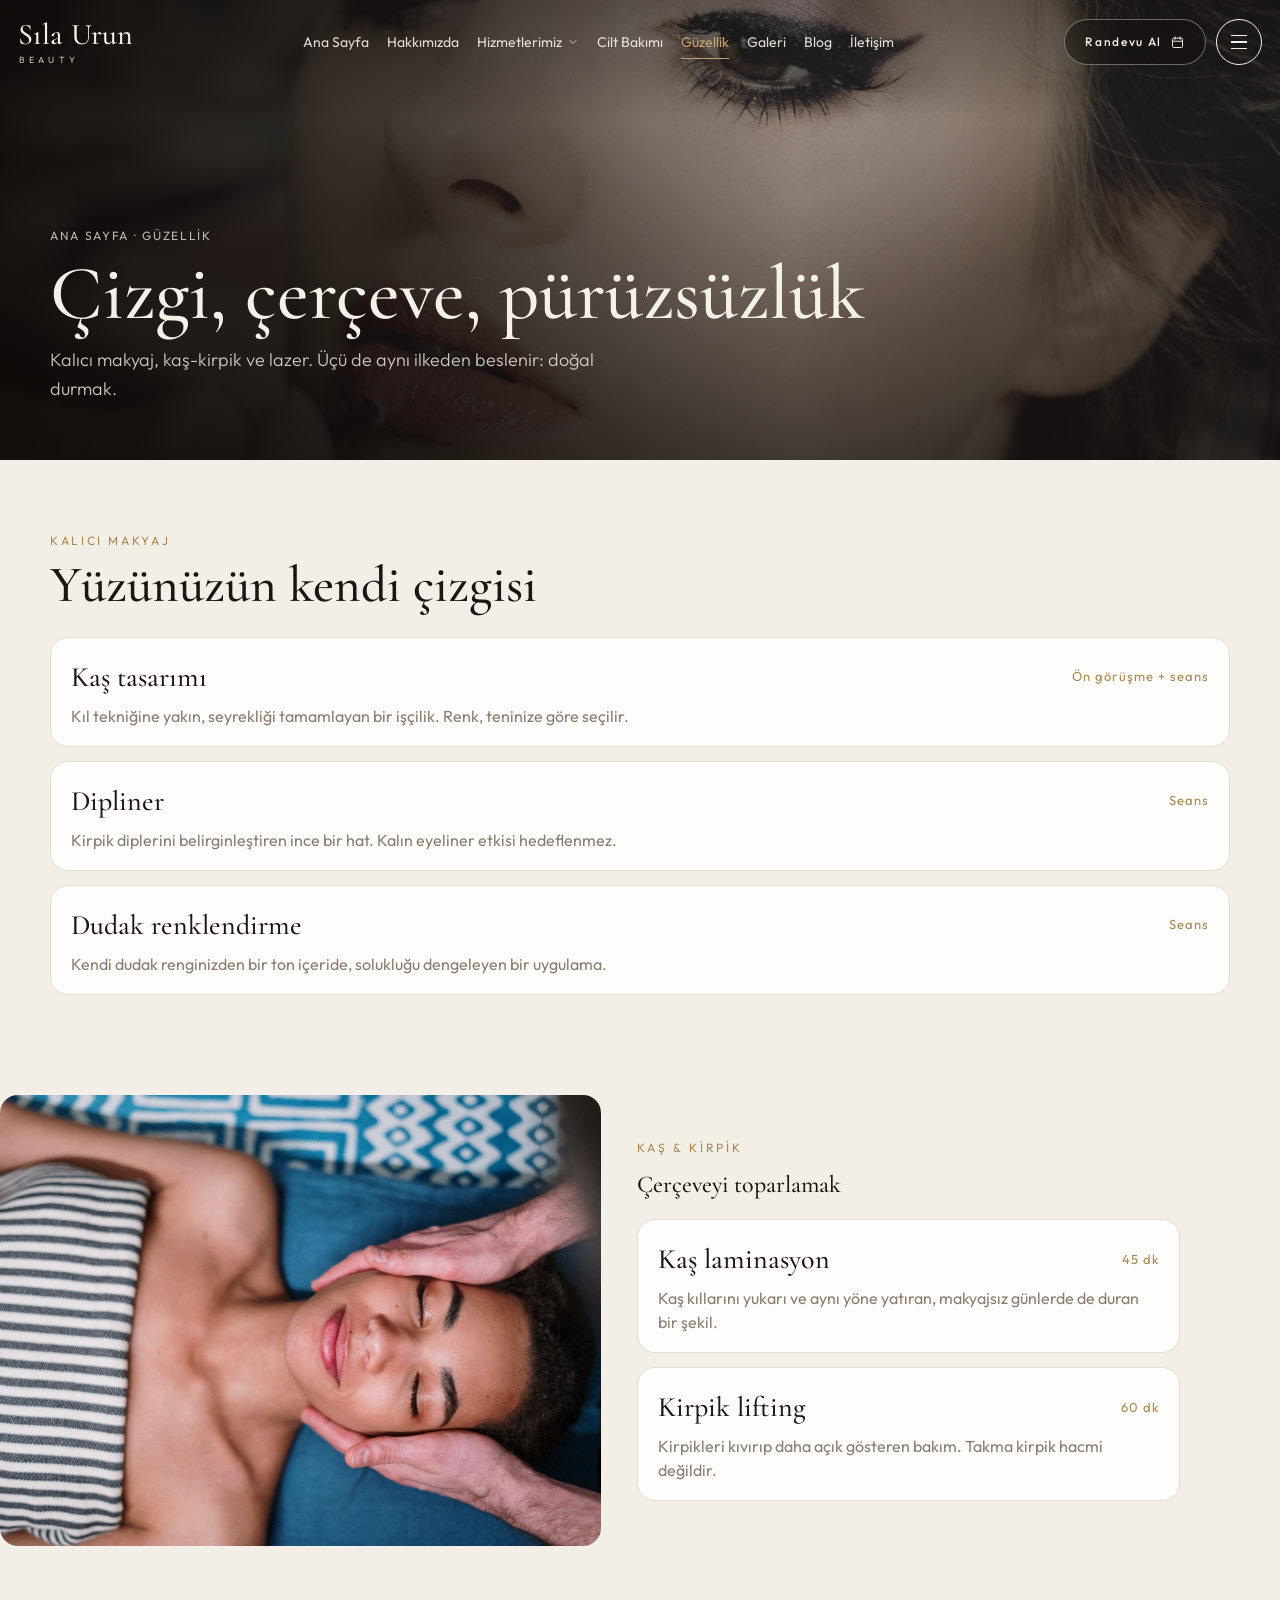
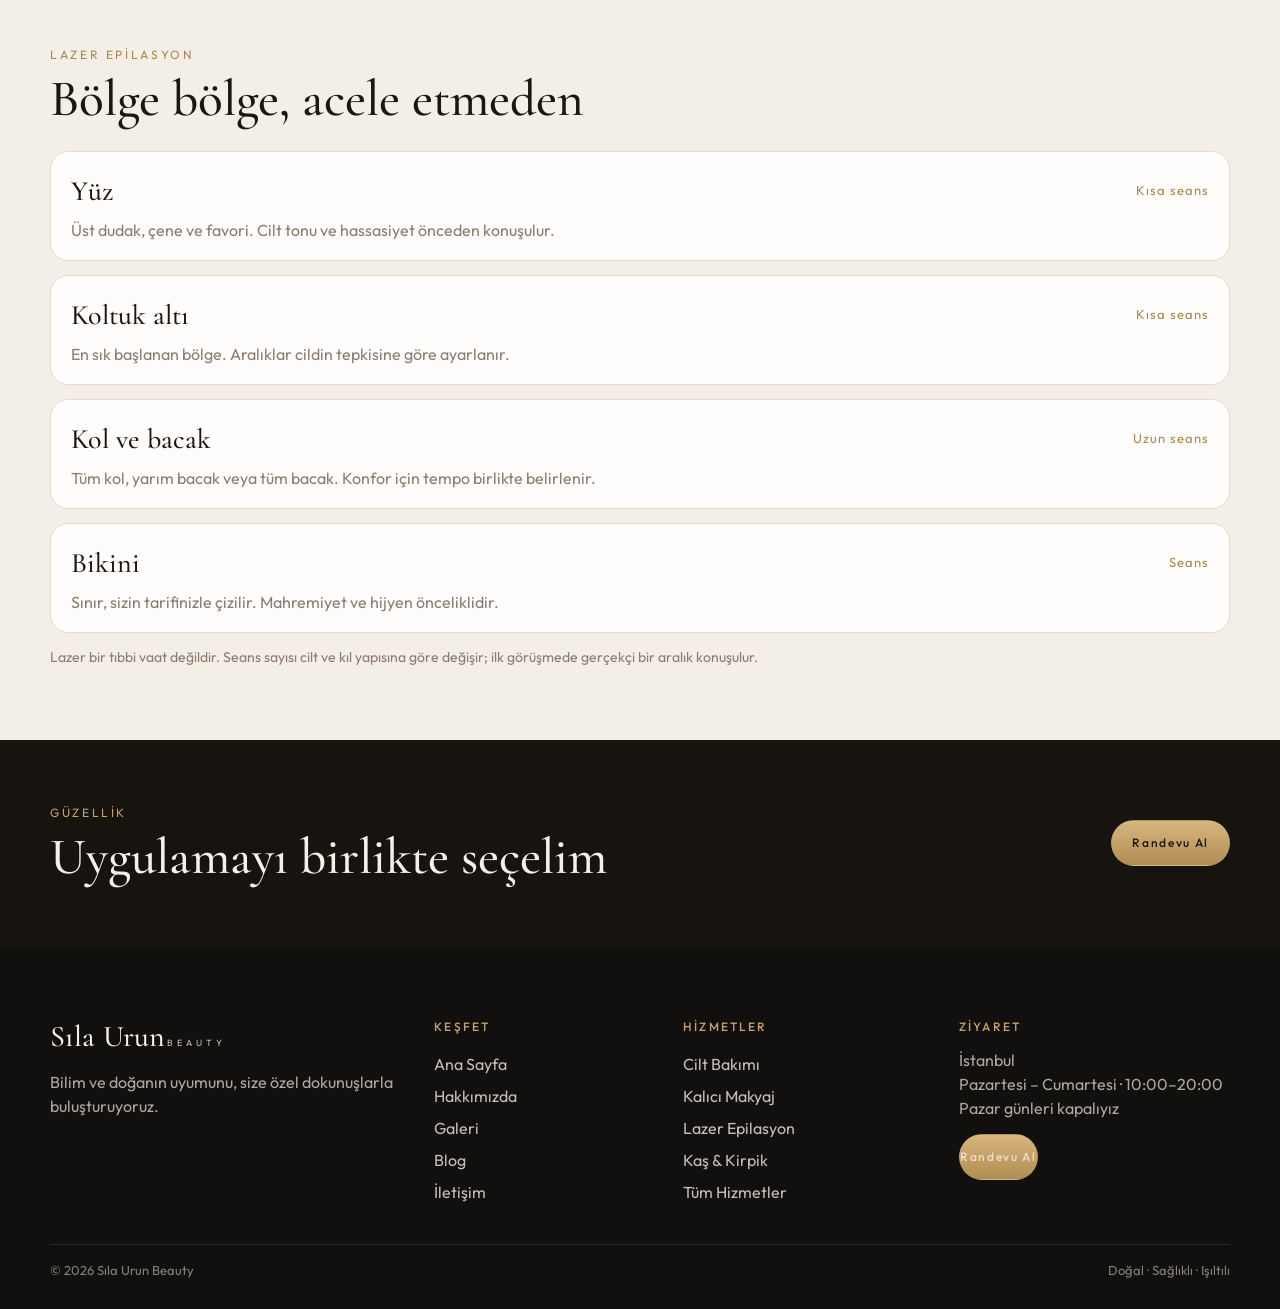
<file: guzellik.html>
<!DOCTYPE html>
<html lang="tr">
<head>
  <meta charset="UTF-8">
  <meta name="viewport" content="width=device-width, initial-scale=1">
  <title>Güzellik · Sıla Urun Beauty</title>
  <meta name="description" content="Kalıcı makyaj, kaş ve kirpik, lazer epilasyon.">
  <meta name="theme-color" content="#12100E">
  <link rel="icon" href="assets/favicon.svg">
  <link rel="preconnect" href="https://fonts.googleapis.com">
  <link rel="preconnect" href="https://fonts.gstatic.com" crossorigin>
  <link href="https://fonts.googleapis.com/css2?family=Cormorant+Garamond:ital,wght@0,400;0,500;0,600;1,500;1,600&family=Great+Vibes&family=Outfit:wght@300;400;500;600&display=swap" rel="stylesheet">
  <link rel="stylesheet" href="css/style.css">
  <script>document.documentElement.classList.add("js"); if (!matchMedia("(prefers-reduced-motion: reduce)").matches) document.documentElement.classList.add("is-entering");</script>
  <style>.wipe{position:fixed;inset:0;z-index:200;background:#12100e;pointer-events:none;transform:scaleY(0);transform-origin:bottom}html.is-entering .wipe{animation:suWipe .85s cubic-bezier(.76,0,.24,1) forwards}@keyframes suWipe{from{transform:scaleY(1)}to{transform:scaleY(0)}}</style>
</head>
<body data-page="beauty">
<script src="js/chrome.js"></script>
<main id="icerik">
  <section class="subhero">
    <div class="hero-bg" style="background-image:url('assets/portrait.jpg')"></div>
    <div class="hero-shade"></div>
    <div class="wrap">
      <p class="crumb"><a href="index.html">Ana Sayfa</a> · Güzellik</p>
      <h1>Çizgi, çerçeve, pürüzsüzlük</h1>
      <p class="sublead">Kalıcı makyaj, kaş-kirpik ve lazer. Üçü de aynı ilkeden beslenir: doğal durmak.</p>
    </div>
  </section>

  <section class="section" id="makyaj">
    <div class="wrap">
      <div class="section-head">
        <p class="eyebrow">Kalıcı makyaj</p>
        <h2>Yüzünüzün kendi çizgisi</h2>
      </div>
      <div class="stack">
        <article class="menu-item"><strong>Kaş tasarımı</strong><span class="time">Ön görüşme + seans</span><p>Kıl tekniğine yakın, seyrekliği tamamlayan bir işçilik. Renk, teninize göre seçilir.</p></article>
        <article class="menu-item"><strong>Dipliner</strong><span class="time">Seans</span><p>Kirpik diplerini belirginleştiren ince bir hat. Kalın eyeliner etkisi hedeflenmez.</p></article>
        <article class="menu-item"><strong>Dudak renklendirme</strong><span class="time">Seans</span><p>Kendi dudak renginizden bir ton içeride, solukluğu dengeleyen bir uygulama.</p></article>
      </div>
    </div>
  </section>

  <section class="section" id="kas" style="padding-top:0">
    <div class="wrap feature-row">
      <figure class="feature-media"><img src="assets/hero.jpg" alt="Yüz bakımı"></figure>
      <div>
        <p class="eyebrow">Kaş &amp; kirpik</p>
        <h2>Çerçeveyi toparlamak</h2>
        <div class="stack" style="margin-top:16px">
          <article class="menu-item"><strong>Kaş laminasyon</strong><span class="time">45 dk</span><p>Kaş kıllarını yukarı ve aynı yöne yatıran, makyajsız günlerde de duran bir şekil.</p></article>
          <article class="menu-item"><strong>Kirpik lifting</strong><span class="time">60 dk</span><p>Kirpikleri kıvırıp daha açık gösteren bakım. Takma kirpik hacmi değildir.</p></article>
        </div>
      </div>
    </div>
  </section>

  <section class="section" id="lazer" style="padding-top:0">
    <div class="wrap">
      <div class="section-head">
        <p class="eyebrow">Lazer epilasyon</p>
        <h2>Bölge bölge, acele etmeden</h2>
      </div>
      <div class="stack">
        <article class="menu-item"><strong>Yüz</strong><span class="time">Kısa seans</span><p>Üst dudak, çene ve favori. Cilt tonu ve hassasiyet önceden konuşulur.</p></article>
        <article class="menu-item"><strong>Koltuk altı</strong><span class="time">Kısa seans</span><p>En sık başlanan bölge. Aralıklar cildin tepkisine göre ayarlanır.</p></article>
        <article class="menu-item"><strong>Kol ve bacak</strong><span class="time">Uzun seans</span><p>Tüm kol, yarım bacak veya tüm bacak. Konfor için tempo birlikte belirlenir.</p></article>
        <article class="menu-item"><strong>Bikini</strong><span class="time">Seans</span><p>Sınır, sizin tarifinizle çizilir. Mahremiyet ve hijyen önceliklidir.</p></article>
      </div>
      <p class="note-quiet">Lazer bir tıbbi vaat değildir. Seans sayısı cilt ve kıl yapısına göre değişir; ilk görüşmede gerçekçi bir aralık konuşulur.</p>
    </div>
  </section>

  <section class="band">
    <div class="wrap band-inner">
      <div>
        <p class="eyebrow">Güzellik</p>
        <h2>Uygulamayı birlikte seçelim</h2>
      </div>
      <a class="btn btn-gold" href="index.html#randevu">Randevu Al</a>
    </div>
  </section>
</main>
<script src="js/chrome.js"></script>
<script src="js/main.js"></script>
</body>
</html>
</file>
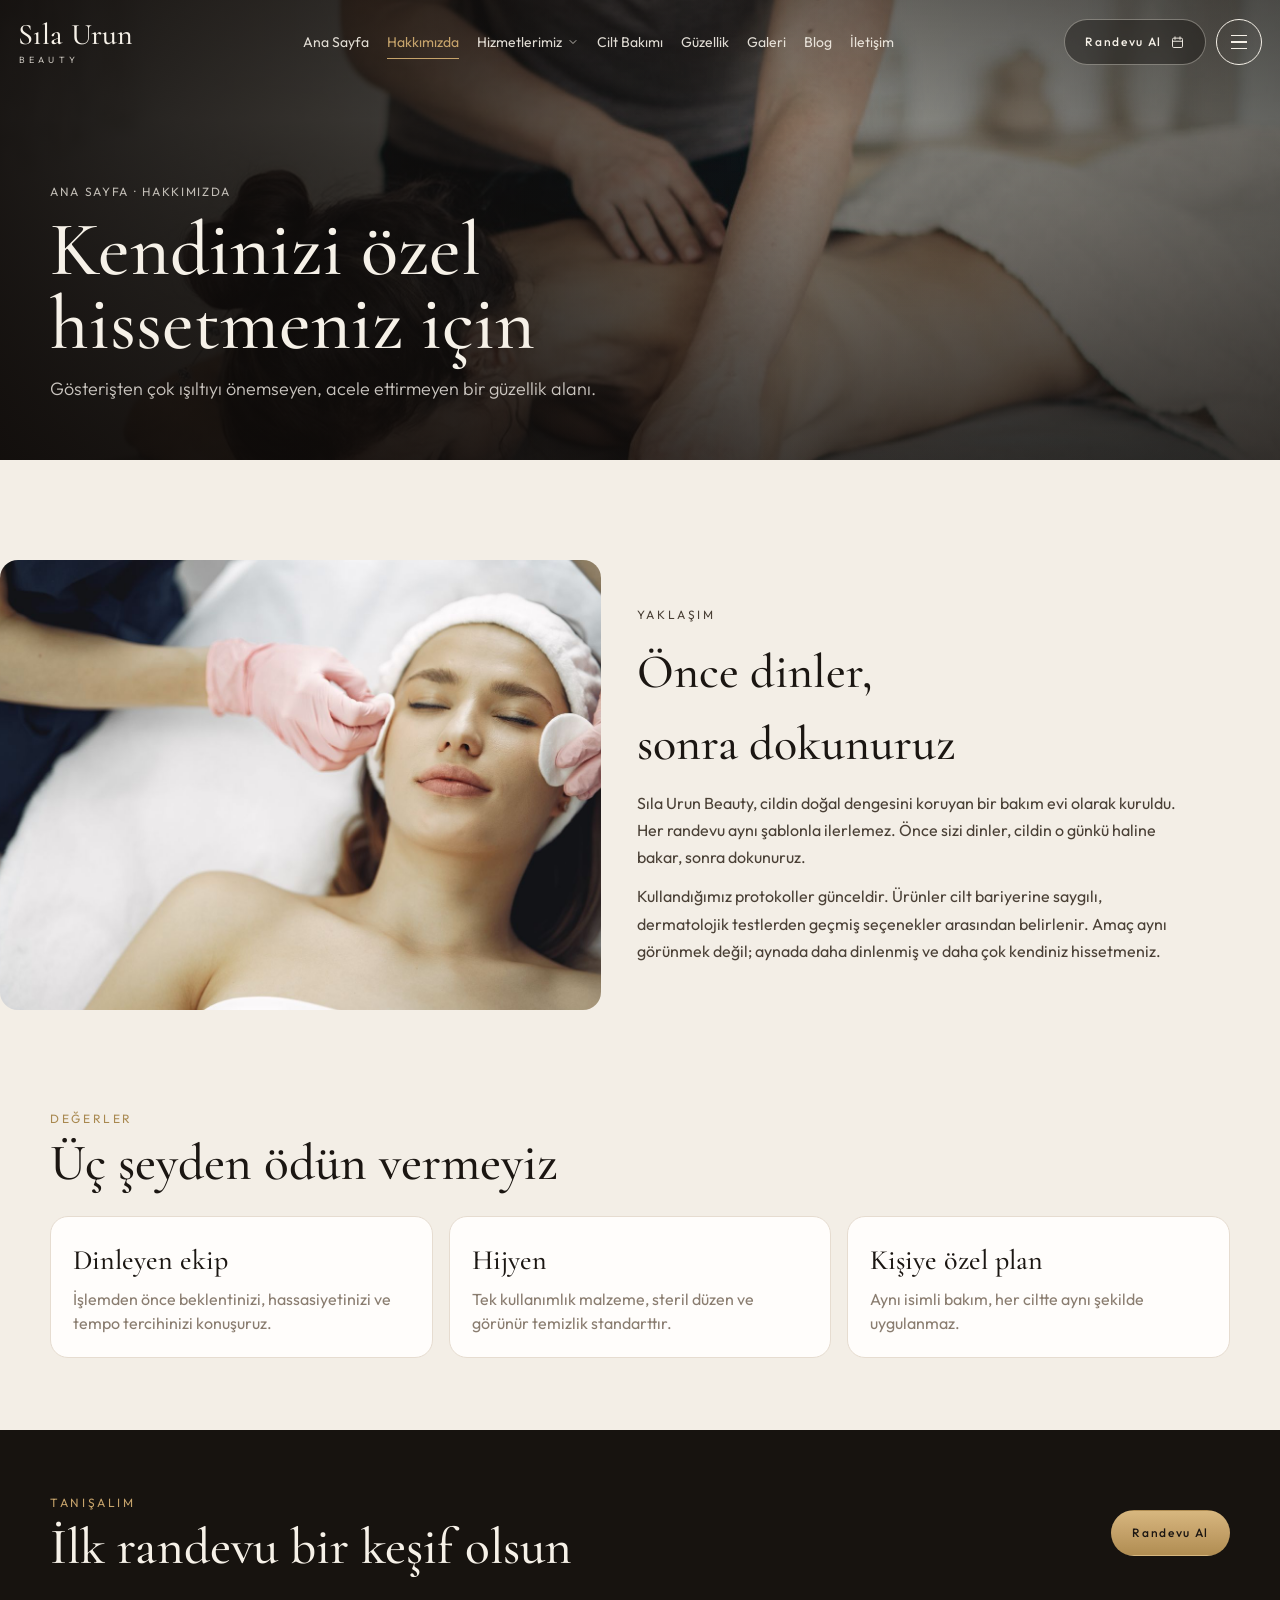
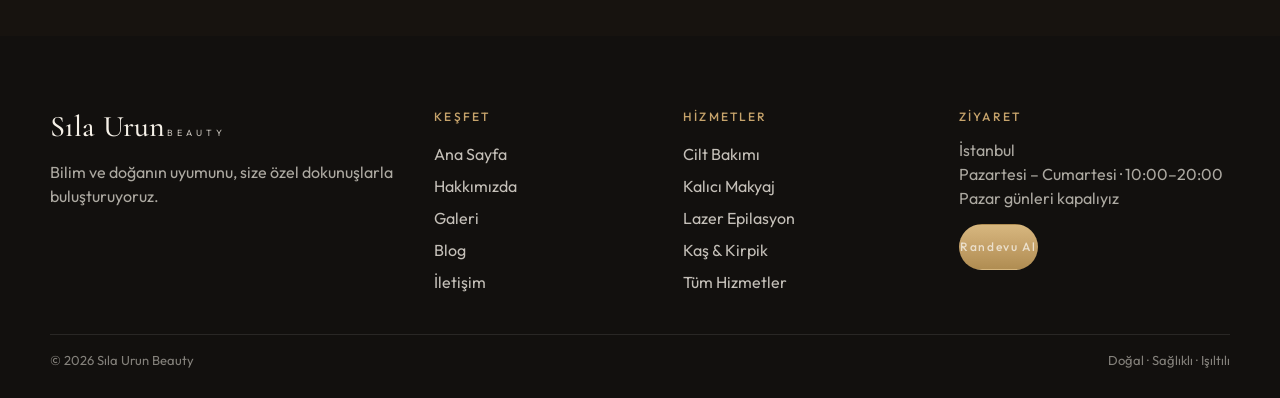
<file: hakkimizda.html>
<!DOCTYPE html>
<html lang="tr">
<head>
  <meta charset="UTF-8">
  <meta name="viewport" content="width=device-width, initial-scale=1">
  <title>Hakkımızda · Sıla Urun Beauty</title>
  <meta name="description" content="Sıla Urun Beauty'nin yaklaşımı: dinleyen ekip, hijyen ve kişiye özel bakım.">
  <meta name="theme-color" content="#12100E">
  <link rel="icon" href="assets/favicon.svg">
  <link rel="preconnect" href="https://fonts.googleapis.com">
  <link rel="preconnect" href="https://fonts.gstatic.com" crossorigin>
  <link href="https://fonts.googleapis.com/css2?family=Cormorant+Garamond:ital,wght@0,400;0,500;0,600;1,500;1,600&family=Great+Vibes&family=Outfit:wght@300;400;500;600&display=swap" rel="stylesheet">
  <link rel="stylesheet" href="css/style.css">
  <script>document.documentElement.classList.add("js"); if (!matchMedia("(prefers-reduced-motion: reduce)").matches) document.documentElement.classList.add("is-entering");</script>
  <style>.wipe{position:fixed;inset:0;z-index:200;background:#12100e;pointer-events:none;transform:scaleY(0);transform-origin:bottom}html.is-entering .wipe{animation:suWipe .85s cubic-bezier(.76,0,.24,1) forwards}@keyframes suWipe{from{transform:scaleY(1)}to{transform:scaleY(0)}}</style>
</head>
<body data-page="about">
<script src="js/chrome.js"></script>
<main id="icerik">
  <section class="subhero">
    <div class="hero-bg" style="background-image:url('assets/glow2.jpg')"></div>
    <div class="hero-shade"></div>
    <div class="wrap">
      <p class="crumb"><a href="index.html">Ana Sayfa</a> · Hakkımızda</p>
      <h1>Kendinizi özel hissetmeniz için</h1>
      <p class="sublead">Gösterişten çok ışıltıyı önemseyen, acele ettirmeyen bir güzellik alanı.</p>
    </div>
  </section>
  <section class="section">
    <div class="wrap feature-row">
      <figure class="feature-media reveal"><img src="assets/hands.jpg" alt="Sakin bir yüz bakımı"></figure>
      <div class="feature-copy reveal" data-d="1">
        <p class="eyebrow">Yaklaşım</p>
        <h2>Önce dinler, sonra dokunuruz</h2>
        <p>Sıla Urun Beauty, cildin doğal dengesini koruyan bir bakım evi olarak kuruldu. Her randevu aynı şablonla ilerlemez. Önce sizi dinler, cildin o günkü haline bakar, sonra dokunuruz.</p>
        <p style="margin-top:12px">Kullandığımız protokoller günceldir. Ürünler cilt bariyerine saygılı, dermatolojik testlerden geçmiş seçenekler arasından belirlenir. Amaç aynı görünmek değil; aynada daha dinlenmiş ve daha çok kendiniz hissetmeniz.</p>
      </div>
    </div>
  </section>
  <section class="section" style="padding-top:0">
    <div class="wrap">
      <div class="section-head reveal">
        <p class="eyebrow">Değerler</p>
        <h2>Üç şeyden ödün vermeyiz</h2>
      </div>
      <div class="values">
        <article class="reveal"><h3>Dinleyen ekip</h3><p>İşlemden önce beklentinizi, hassasiyetinizi ve tempo tercihinizi konuşuruz.</p></article>
        <article class="reveal" data-d="1"><h3>Hijyen</h3><p>Tek kullanımlık malzeme, steril düzen ve görünür temizlik standarttır.</p></article>
        <article class="reveal" data-d="2"><h3>Kişiye özel plan</h3><p>Aynı isimli bakım, her ciltte aynı şekilde uygulanmaz.</p></article>
      </div>
    </div>
  </section>
  <section class="band">
    <div class="wrap band-inner">
      <div>
        <p class="eyebrow">Tanışalım</p>
        <h2>İlk randevu bir keşif olsun</h2>
      </div>
      <a class="btn btn-gold" href="index.html#randevu">Randevu Al</a>
    </div>
  </section>
</main>
<script src="js/chrome.js"></script>
<script src="js/main.js"></script>
</body>
</html>
</file>
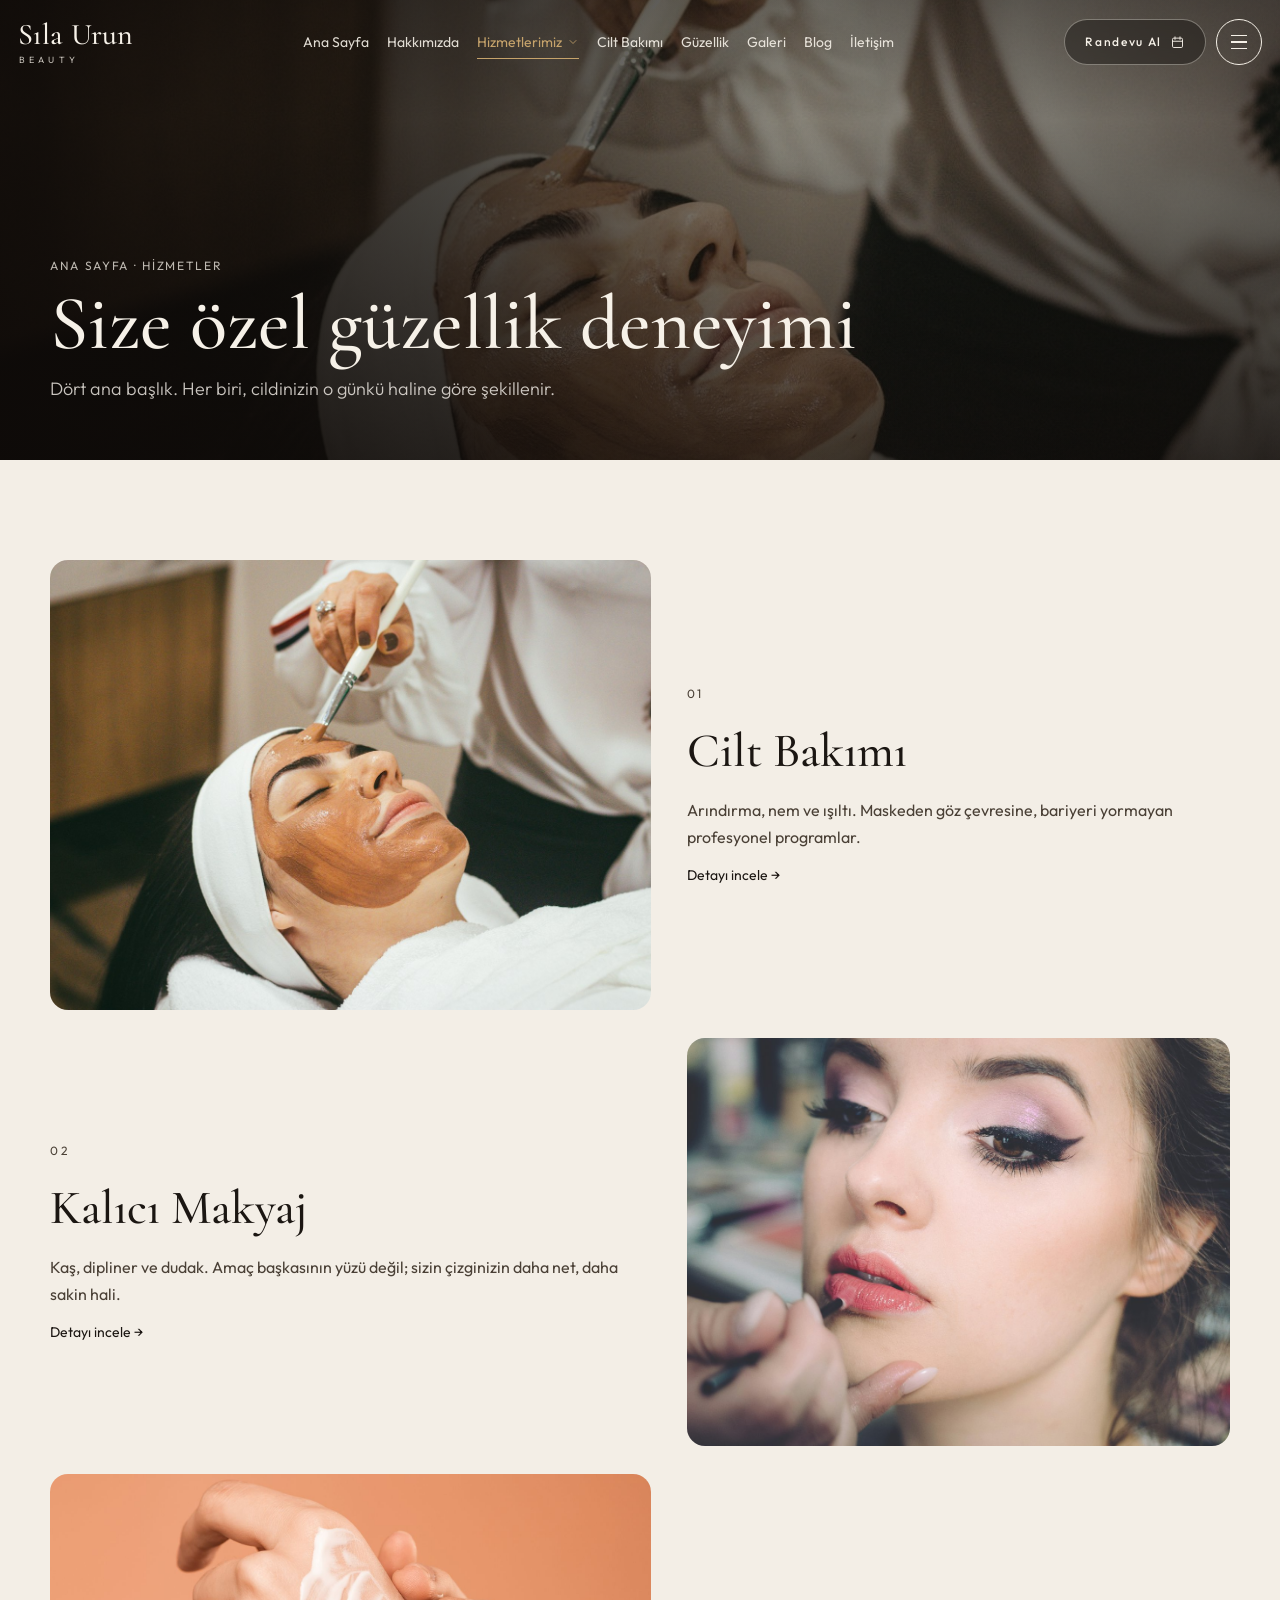
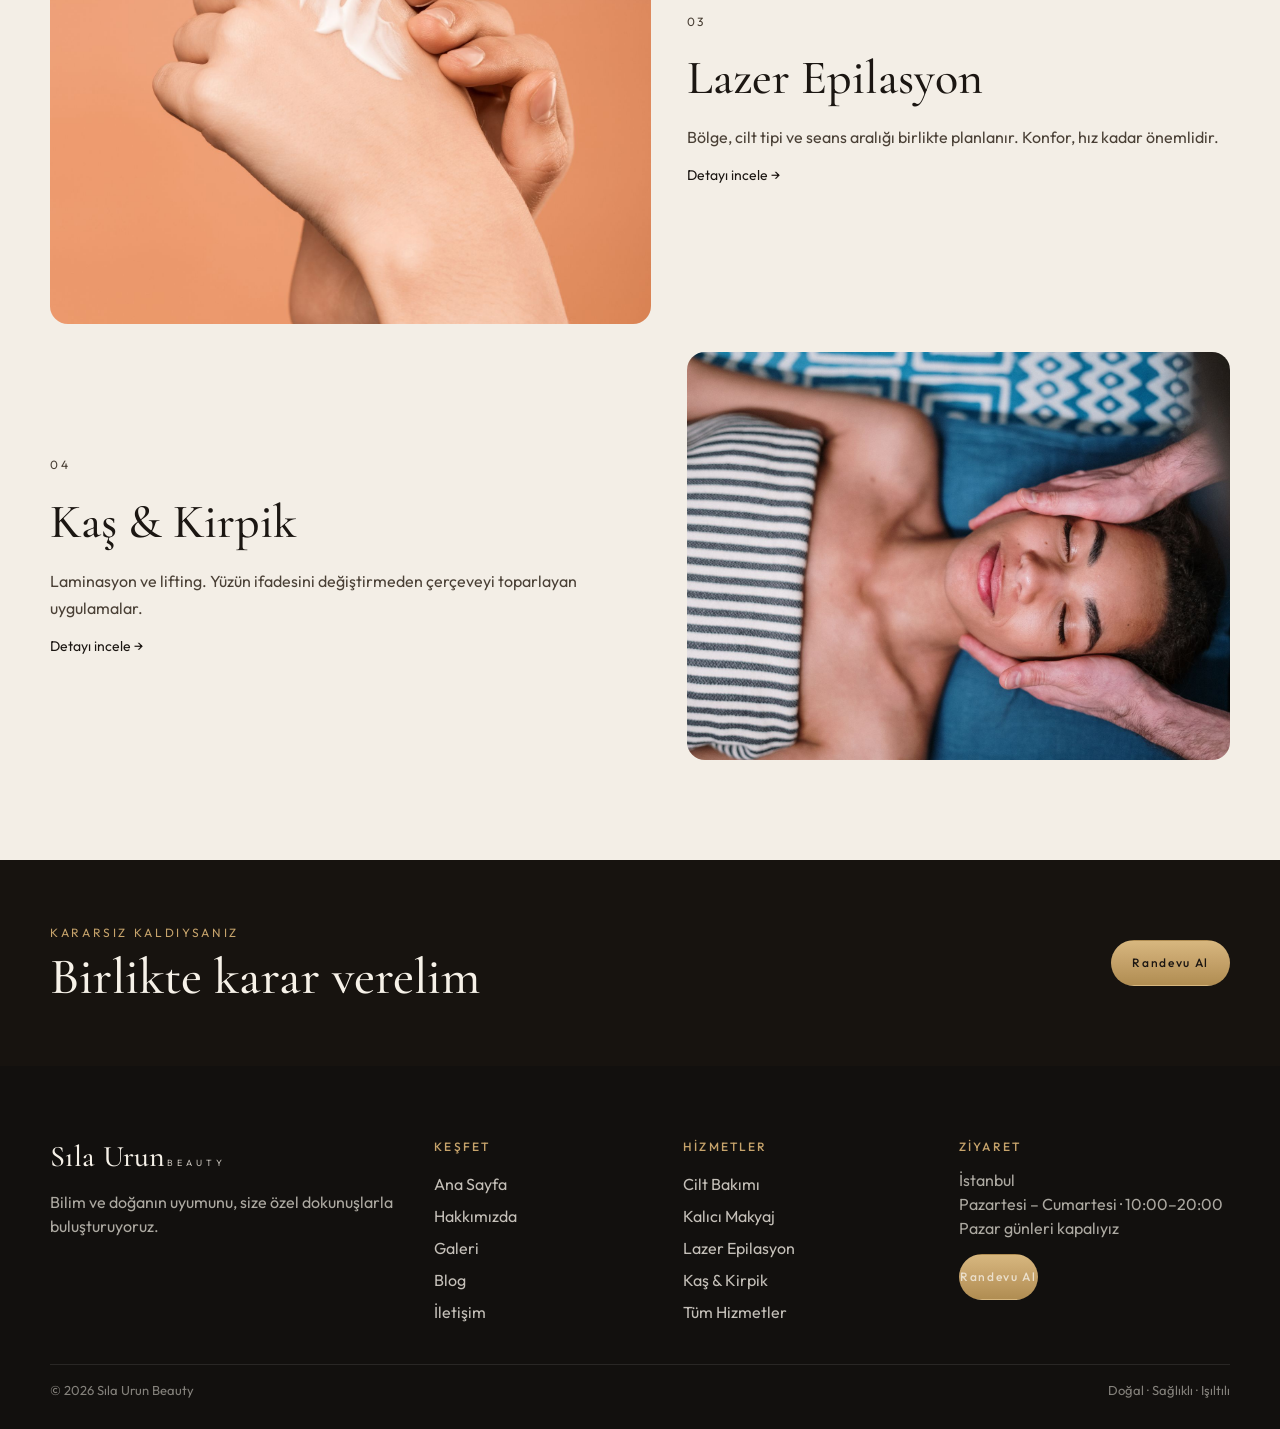
<file: hizmetler.html>
<!DOCTYPE html>
<html lang="tr">
<head>
  <meta charset="UTF-8">
  <meta name="viewport" content="width=device-width, initial-scale=1">
  <title>Hizmetler · Sıla Urun Beauty</title>
  <meta name="description" content="Cilt bakımı, kalıcı makyaj, kaş ve kirpik, lazer epilasyon.">
  <meta name="theme-color" content="#12100E">
  <link rel="icon" href="assets/favicon.svg">
  <link rel="preconnect" href="https://fonts.googleapis.com">
  <link rel="preconnect" href="https://fonts.gstatic.com" crossorigin>
  <link href="https://fonts.googleapis.com/css2?family=Cormorant+Garamond:ital,wght@0,400;0,500;0,600;1,500;1,600&family=Great+Vibes&family=Outfit:wght@300;400;500;600&display=swap" rel="stylesheet">
  <link rel="stylesheet" href="css/style.css">
  <script>document.documentElement.classList.add("js"); if (!matchMedia("(prefers-reduced-motion: reduce)").matches) document.documentElement.classList.add("is-entering");</script>
  <style>.wipe{position:fixed;inset:0;z-index:200;background:#12100e;pointer-events:none;transform:scaleY(0);transform-origin:bottom}html.is-entering .wipe{animation:suWipe .85s cubic-bezier(.76,0,.24,1) forwards}@keyframes suWipe{from{transform:scaleY(1)}to{transform:scaleY(0)}}</style>
</head>
<body data-page="services">
<script src="js/chrome.js"></script>
<main id="icerik">
  <section class="subhero">
    <div class="hero-bg" style="background-image:url('assets/facial.jpg')"></div>
    <div class="hero-shade"></div>
    <div class="wrap">
      <p class="crumb"><a href="index.html">Ana Sayfa</a> · Hizmetler</p>
      <h1>Size özel güzellik deneyimi</h1>
      <p class="sublead">Dört ana başlık. Her biri, cildinizin o günkü haline göre şekillenir.</p>
    </div>
  </section>
  <section class="section">
    <div class="wrap">
      <article class="feature-row">
        <figure class="feature-media"><img src="assets/facial.jpg" alt="Cilt bakımı"></figure>
        <div class="feature-copy">
          <p class="eyebrow">01</p>
          <h2>Cilt Bakımı</h2>
          <p>Arındırma, nem ve ışıltı. Maskeden göz çevresine, bariyeri yormayan profesyonel programlar.</p>
          <a class="link-all" href="cilt-bakimi.html" style="margin-top:14px">Detayı incele →</a>
        </div>
      </article>
      <article class="feature-row">
        <div class="feature-copy">
          <p class="eyebrow">02</p>
          <h2>Kalıcı Makyaj</h2>
          <p>Kaş, dipliner ve dudak. Amaç başkasının yüzü değil; sizin çizginizin daha net, daha sakin hali.</p>
          <a class="link-all" href="guzellik.html#makyaj" style="margin-top:14px">Detayı incele →</a>
        </div>
        <figure class="feature-media"><img src="assets/portrait.jpg" alt="Kalıcı makyaj"></figure>
      </article>
      <article class="feature-row">
        <figure class="feature-media"><img src="assets/woman.jpg" alt="Lazer epilasyon"></figure>
        <div class="feature-copy">
          <p class="eyebrow">03</p>
          <h2>Lazer Epilasyon</h2>
          <p>Bölge, cilt tipi ve seans aralığı birlikte planlanır. Konfor, hız kadar önemlidir.</p>
          <a class="link-all" href="guzellik.html#lazer" style="margin-top:14px">Detayı incele →</a>
        </div>
      </article>
      <article class="feature-row">
        <div class="feature-copy">
          <p class="eyebrow">04</p>
          <h2>Kaş &amp; Kirpik</h2>
          <p>Laminasyon ve lifting. Yüzün ifadesini değiştirmeden çerçeveyi toparlayan uygulamalar.</p>
          <a class="link-all" href="guzellik.html#kas" style="margin-top:14px">Detayı incele →</a>
        </div>
        <figure class="feature-media"><img src="assets/hero.jpg" alt="Kaş ve kirpik bakımı"></figure>
      </article>
    </div>
  </section>
  <section class="band">
    <div class="wrap band-inner">
      <div>
        <p class="eyebrow">Kararsız kaldıysanız</p>
        <h2>Birlikte karar verelim</h2>
      </div>
      <a class="btn btn-gold" href="index.html#randevu">Randevu Al</a>
    </div>
  </section>
</main>
<script src="js/chrome.js"></script>
<script src="js/main.js"></script>
</body>
</html>
</file>
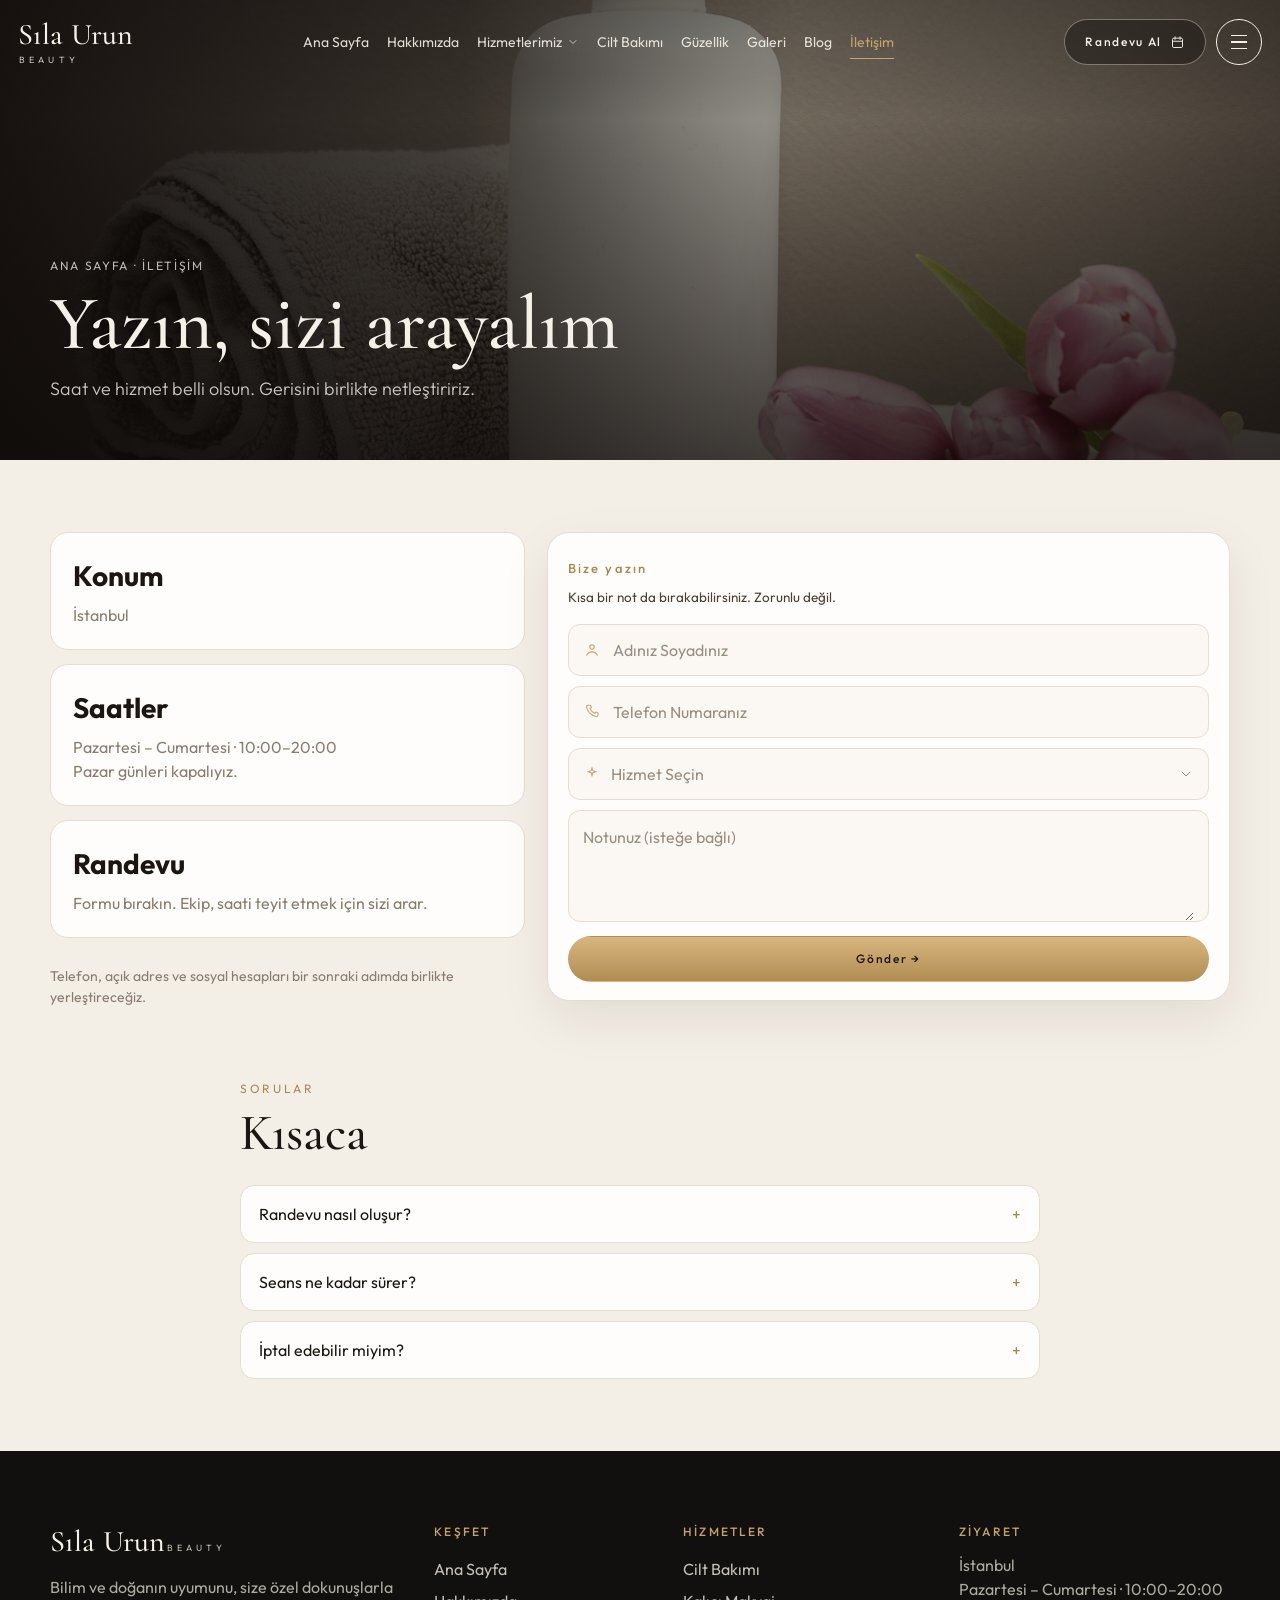
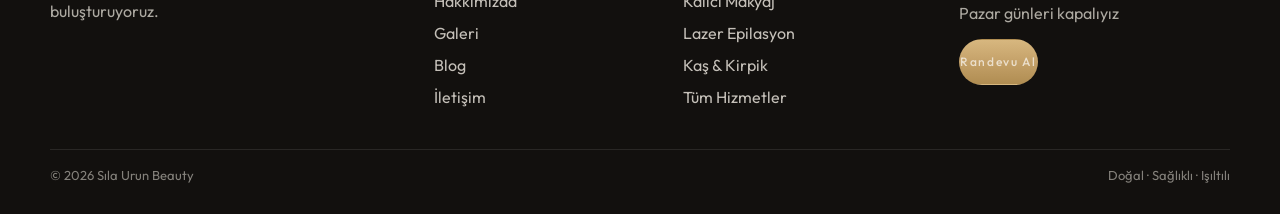
<file: iletisim.html>
<!DOCTYPE html>
<html lang="tr">
<head>
  <meta charset="UTF-8">
  <meta name="viewport" content="width=device-width, initial-scale=1">
  <title>İletişim · Sıla Urun Beauty</title>
  <meta name="description" content="Sıla Urun Beauty randevu ve iletişim.">
  <meta name="theme-color" content="#12100E">
  <link rel="icon" href="assets/favicon.svg">
  <link rel="preconnect" href="https://fonts.googleapis.com">
  <link rel="preconnect" href="https://fonts.gstatic.com" crossorigin>
  <link href="https://fonts.googleapis.com/css2?family=Cormorant+Garamond:ital,wght@0,400;0,500;0,600;1,500;1,600&family=Great+Vibes&family=Outfit:wght@300;400;500;600&display=swap" rel="stylesheet">
  <link rel="stylesheet" href="css/style.css">
  <script>document.documentElement.classList.add("js"); if (!matchMedia("(prefers-reduced-motion: reduce)").matches) document.documentElement.classList.add("is-entering");</script>
  <style>.wipe{position:fixed;inset:0;z-index:200;background:#12100e;pointer-events:none;transform:scaleY(0);transform-origin:bottom}html.is-entering .wipe{animation:suWipe .85s cubic-bezier(.76,0,.24,1) forwards}@keyframes suWipe{from{transform:scaleY(1)}to{transform:scaleY(0)}}</style>
</head>
<body data-page="contact">
<script src="js/chrome.js"></script>
<main id="icerik">
  <section class="subhero">
    <div class="hero-bg" style="background-image:url('assets/spa.jpg')"></div>
    <div class="hero-shade"></div>
    <div class="wrap">
      <p class="crumb"><a href="index.html">Ana Sayfa</a> · İletişim</p>
      <h1>Yazın, sizi arayalım</h1>
      <p class="sublead">Saat ve hizmet belli olsun. Gerisini birlikte netleştiririz.</p>
    </div>
  </section>
  <section class="section">
    <div class="wrap contact-grid">
      <div class="stack">
        <article class="info-card">
          <strong>Konum</strong>
          <p>İstanbul</p>
        </article>
        <article class="info-card">
          <strong>Saatler</strong>
          <p>Pazartesi – Cumartesi · 10:00–20:00</p>
          <p>Pazar günleri kapalıyız.</p>
        </article>
        <article class="info-card">
          <strong>Randevu</strong>
          <p>Formu bırakın. Ekip, saati teyit etmek için sizi arar.</p>
        </article>
        <p class="note-quiet">Telefon, açık adres ve sosyal hesapları bir sonraki adımda birlikte yerleştireceğiz.</p>
      </div>
      <aside class="book light">
        <h2>Bize yazın</h2>
        <p class="intro">Kısa bir not da bırakabilirsiniz. Zorunlu değil.</p>
        <form class="book-form" data-booking novalidate>
          <label class="field field-text">
            <svg width="18" height="18" viewBox="0 0 24 24" aria-hidden="true"><circle cx="12" cy="8" r="3" fill="none" stroke="currentColor" stroke-width="1.4"/><path d="M5 19c1.2-3 3.6-4.5 7-4.5S17.8 16 19 19" fill="none" stroke="currentColor" stroke-width="1.4" stroke-linecap="round"/></svg>
            <input name="name" autocomplete="name" placeholder="Adınız Soyadınız" required>
          </label>
          <label class="field field-text">
            <svg width="18" height="18" viewBox="0 0 24 24" aria-hidden="true"><path d="M7 3h3l1.2 3-2 1.2a12 12 0 0 0 6.6 6.6L17 12l3 1.2V16a2 2 0 0 1-2.2 2A16 16 0 0 1 5 6.2 2 2 0 0 1 7 3z" fill="none" stroke="currentColor" stroke-width="1.4" stroke-linejoin="round"/></svg>
            <input name="phone" inputmode="tel" autocomplete="tel" placeholder="Telefon Numaranız" required>
          </label>
          <div class="field" data-select>
            <button class="field-btn" type="button" aria-expanded="false">
              <svg width="18" height="18" viewBox="0 0 24 24" aria-hidden="true"><path d="M12 4l1.2 3.6L17 9l-3.8 1.2L12 14l-1.2-3.8L7 9l3.8-1.4L12 4z" fill="none" stroke="currentColor" stroke-width="1.4"/></svg>
              <span class="field-label" data-placeholder="Hizmet Seçin">Hizmet Seçin</span>
              <svg class="chev" width="16" height="16" viewBox="0 0 24 24" aria-hidden="true"><path d="M6 9l6 6 6-6" fill="none" stroke="currentColor" stroke-width="1.5" stroke-linecap="round"/></svg>
            </button>
            <div class="field-menu" role="listbox">
              <button type="button" role="option" data-value="cilt">Cilt Bakımı</button>
              <button type="button" role="option" data-value="makyaj">Kalıcı Makyaj</button>
              <button type="button" role="option" data-value="kas">Kaş &amp; Kirpik</button>
              <button type="button" role="option" data-value="lazer">Lazer Epilasyon</button>
              <button type="button" role="option" data-value="rituel">Güzellik Ritüeli</button>
            </div>
            <input type="hidden" name="service" value="">
          </div>
          <label class="field field-text">
            <textarea name="message" placeholder="Notunuz (isteğe bağlı)"></textarea>
          </label>
          <p class="form-alert" role="alert" hidden></p>
          <button class="btn btn-gold" type="submit">Gönder →</button>
        </form>
        <div class="book-success">
          <div class="ok-mark" aria-hidden="true"><svg width="28" height="28" viewBox="0 0 24 24"><path d="M5 12.5l4.2 4.2L19 7" fill="none" stroke="currentColor" stroke-width="1.6" stroke-linecap="round" stroke-linejoin="round"/></svg></div>
          <h3>Mesajınız alındı</h3>
          <p class="book-sum"></p>
          <p>Ekibimiz sizi arayarak dönüş yapacak.</p>
          <button class="btn btn-line" type="button" data-reset>Yeni mesaj</button>
        </div>
      </aside>
    </div>
  </section>
  <section class="section" style="padding-top:0">
    <div class="wrap" style="max-width:800px">
      <div class="section-head">
        <p class="eyebrow">Sorular</p>
        <h2>Kısaca</h2>
      </div>
      <div class="acc">
        <button class="acc-btn" type="button" aria-expanded="false">Randevu nasıl oluşur?<i>+</i></button>
        <div class="acc-panel"><div><p>Formda hizmet, gün ve saati seçersiniz. Bu bir ön taleptir. Ekip sizi arayıp saati kesinleştirir.</p></div></div>
      </div>
      <div class="acc">
        <button class="acc-btn" type="button" aria-expanded="false">Seans ne kadar sürer?<i>+</i></button>
        <div class="acc-panel"><div><p>Cilt bakımları çoğu zaman 40 ile 75 dakika arasındadır. Lazer ve kalıcı makyaj bölgeye göre değişir.</p></div></div>
      </div>
      <div class="acc">
        <button class="acc-btn" type="button" aria-expanded="false">İptal edebilir miyim?<i>+</i></button>
        <div class="acc-panel"><div><p>Evet. Haber vermeniz, o saati başka bir misafire açmamız için yeterli. Net süreyi birlikte belirleriz.</p></div></div>
      </div>
    </div>
  </section>
</main>
<script src="js/chrome.js"></script>
<script src="js/main.js"></script>
</body>
</html>
</file>
<file: css/style.css>
:root {
  --bg: #f3eee6;
  --bg-2: #e9e1d6;
  --paper: #fffdfb;
  --ink: #1b1612;
  --ink-soft: #4a4036;
  --muted: #8a7d70;
  --line: #e6dcd0;
  --gold: #c6a36b;
  --gold-2: #a8884f;
  --gold-soft: #e7d3ae;
  --cream: #f6f1e8;
  --dark: #12100e;
  --dark-2: #1c1814;
  --serif: "Cormorant Garamond", "Times New Roman", serif;
  --sans: "Outfit", "Segoe UI", sans-serif;
  --script: "Great Vibes", cursive;
  --ease: cubic-bezier(0.22, 1, 0.36, 1);
  --shadow: 0 18px 50px rgba(40, 28, 16, 0.08);
}

* { box-sizing: border-box; }
html { scroll-behavior: smooth; }
body {
  margin: 0;
  background: var(--bg);
  color: var(--ink);
  font-family: var(--sans);
  font-size: 16px;
  line-height: 1.5;
  font-weight: 400;
  text-rendering: optimizeLegibility;
}
img { max-width: 100%; display: block; }
button, input, textarea { font: inherit; color: inherit; }
button { cursor: pointer; }
h1, h2, h3, p { margin: 0; }
h1, h2, h3 { font-family: var(--serif); font-weight: 500; text-wrap: balance; }
a { color: inherit; }
ul { margin: 0; padding: 0; list-style: none; }
::selection { background: var(--gold-soft); color: var(--ink); }

.skip {
  position: absolute;
  left: 16px;
  top: -48px;
  z-index: 300;
  background: #fff;
  color: var(--ink);
  padding: 8px 12px;
  border-radius: 8px;
}
.skip:focus { top: 12px; }

.wrap {
  width: min(1180px, calc(100% - 48px));
  margin-inline: auto;
}
#randevu, #hizmetler, #biz, #makyaj, #lazer, #kas, #not-1, #not-2, #not-3 {
  scroll-margin-top: 96px;
}

.eyebrow {
  font-size: 12px;
  letter-spacing: 0.22em;
  text-transform: uppercase;
  color: var(--gold-2);
  margin-bottom: 10px;
}
.kicker {
  font-family: var(--serif);
  font-style: italic;
  font-weight: 500;
  font-size: clamp(20px, 2vw, 28px);
  color: #e4c992;
  margin-bottom: 12px;
}

.btn {
  display: inline-flex;
  align-items: center;
  justify-content: center;
  gap: 8px;
  min-height: 46px;
  padding: 0 20px;
  border-radius: 999px;
  border: 1px solid transparent;
  text-decoration: none;
  letter-spacing: 0.14em;
  font-size: 12px;
  font-weight: 500;
  transition: transform 0.35s var(--ease), background 0.35s, border-color 0.35s, color 0.35s;
}
.btn:hover { transform: translateY(-2px); }
.btn svg { flex: none; }
.btn-gold {
  position: relative;
  overflow: hidden;
  background: linear-gradient(180deg, #d7b77f, #c6a36b 45%, #b08d52);
  color: #1b1612;
}
.btn-gold::after {
  content: "";
  position: absolute;
  inset: 0;
  background: linear-gradient(110deg, transparent 30%, rgba(255, 255, 255, 0.45) 50%, transparent 70%);
  transform: translateX(-120%);
  pointer-events: none;
}
.btn-gold:hover::after { animation: shine 0.8s var(--ease); }
.btn-dark {
  background: rgba(18, 16, 14, 0.42);
  color: var(--cream);
  border-color: rgba(246, 241, 232, 0.38);
  backdrop-filter: blur(10px);
}
.btn-dark:hover { background: rgba(18, 16, 14, 0.72); }
.btn-line {
  background: transparent;
  color: var(--ink);
  border-color: var(--line);
}
.book:not(.light) .btn-line {
  color: var(--cream);
  border-color: rgba(246, 241, 232, 0.4);
}

@keyframes shine { to { transform: translateX(120%); } }
@keyframes fadeUp {
  from { opacity: 0; transform: translateY(18px); }
  to { opacity: 1; transform: none; }
}
@keyframes drift {
  from { transform: scale(1.08) translate3d(0, 0, 0); }
  to { transform: scale(1.16) translate3d(-2%, -1.2%, 0); }
}
@keyframes ticker { to { transform: translateX(-50%); } }
@keyframes draw { to { stroke-dashoffset: 0; } }
@keyframes shake {
  20% { transform: translateX(-4px); }
  40% { transform: translateX(4px); }
  60% { transform: translateX(-3px); }
  80% { transform: translateX(2px); }
}

.wipe {
  position: fixed;
  inset: 0;
  z-index: 200;
  background: #12100e;
  pointer-events: none;
  transform: scaleY(0);
  transform-origin: bottom;
}
html.is-leaving .wipe {
  transform-origin: top;
  animation: suWipeIn 0.5s cubic-bezier(0.76, 0, 0.24, 1) forwards;
}
@keyframes suWipeIn {
  from { transform: scaleY(0); }
  to { transform: scaleY(1); }
}

.header {
  position: fixed;
  inset: 0 0 auto 0;
  z-index: 50;
  color: var(--cream);
  transition: background 0.4s, color 0.4s, box-shadow 0.4s;
}
.header-inner {
  width: min(1280px, calc(100% - 36px));
  margin: 0 auto;
  height: 84px;
  display: flex;
  align-items: center;
  gap: 18px;
}
.logo {
  display: flex;
  flex-direction: column;
  text-decoration: none;
  color: inherit;
  line-height: 1;
  flex: none;
}
.logo-name {
  font-family: var(--serif);
  font-size: 30px;
  font-weight: 500;
  letter-spacing: 0.01em;
  white-space: nowrap;
}
.logo-sub {
  margin-top: 5px;
  font-size: 9px;
  letter-spacing: 0.46em;
  text-transform: uppercase;
  opacity: 0.78;
  padding-left: 1px;
}
.nav {
  flex: 1;
  display: flex;
  justify-content: center;
  align-items: center;
  gap: 18px;
}
.nav > a, .has-sub > a {
  position: relative;
  text-decoration: none;
  font-size: 14px;
  opacity: 0.9;
  padding: 8px 0;
  white-space: nowrap;
}
.nav > a::after, .has-sub > a::after {
  content: "";
  position: absolute;
  left: 0;
  bottom: 2px;
  width: 100%;
  height: 1px;
  background: var(--gold);
  transform: scaleX(0);
  transform-origin: left;
  transition: transform 0.4s var(--ease);
}
.nav > a:hover, .has-sub > a:hover, .nav a.is-active, .has-sub > a.is-active { opacity: 1; }
.nav a.is-active, .has-sub > a.is-active { color: var(--gold); }
.nav > a:hover::after, .has-sub > a:hover::after, .nav a.is-active::after, .has-sub > a.is-active::after { transform: scaleX(1); }
.has-sub { position: relative; }
.has-sub > a { display: inline-flex; align-items: center; gap: 5px; }
.has-sub::after {
  content: "";
  position: absolute;
  left: 0;
  right: 0;
  top: 100%;
  height: 18px;
}
.sub {
  position: absolute;
  top: calc(100% + 10px);
  left: 50%;
  min-width: 230px;
  padding: 8px;
  background: #fff;
  color: var(--ink);
  border-radius: 14px;
  box-shadow: 0 18px 50px rgba(20, 14, 8, 0.16);
  opacity: 0;
  visibility: hidden;
  transform: translateX(-50%) translateY(8px);
  transition: 0.25s var(--ease);
  z-index: 5;
}
.has-sub:hover .sub, .has-sub:focus-within .sub {
  opacity: 1;
  visibility: visible;
  transform: translateX(-50%) translateY(0);
}
.sub a {
  display: block;
  text-decoration: none;
  color: var(--ink);
  opacity: 1;
  padding: 10px 12px;
  border-radius: 10px;
  font-size: 14px;
}
.sub a::after { display: none; }
.sub a:hover { background: #f6f1e8; }
.header-actions { display: flex; align-items: center; gap: 10px; flex: none; }
.burger {
  width: 46px;
  height: 46px;
  border-radius: 50%;
  border: 1px solid currentColor;
  background: transparent;
  color: inherit;
  display: flex;
  flex-direction: column;
  justify-content: center;
  align-items: center;
  gap: 5px;
}
.burger span { display: block; width: 16px; height: 1.5px; background: currentColor; }
.header.scrolled {
  background: rgba(243, 238, 230, 0.92);
  color: var(--ink);
  backdrop-filter: blur(16px);
  box-shadow: 0 1px 0 rgba(28, 22, 16, 0.06);
}
.header.scrolled .btn-dark {
  background: var(--ink);
  color: var(--cream);
  border-color: var(--ink);
}

.overlay {
  position: fixed;
  inset: 0;
  z-index: 80;
  display: grid;
  grid-template-columns: 1.1fr 0.9fr;
  gap: 40px;
  align-items: center;
  padding: 90px 7vw;
  background: rgba(14, 11, 9, 0.97);
  color: var(--cream);
  opacity: 0;
  visibility: hidden;
  transform: translateY(-12px);
  transition: opacity 0.45s ease, transform 0.55s var(--ease), visibility 0.55s;
}
.overlay.open { opacity: 1; visibility: visible; transform: none; }
.menu-close {
  position: absolute;
  top: 22px;
  right: 22px;
  width: 48px;
  height: 48px;
  border-radius: 50%;
  border: 1px solid rgba(246, 241, 232, 0.35);
  background: transparent;
  color: inherit;
}
.menu-close span {
  position: absolute;
  left: 14px;
  right: 14px;
  top: 22px;
  height: 1.5px;
  background: currentColor;
}
.menu-close span:first-child { transform: rotate(45deg); }
.menu-close span:last-child { transform: rotate(-45deg); }
.overlay-nav a {
  display: block;
  text-decoration: none;
  font-family: var(--serif);
  font-size: clamp(36px, 4.4vw, 60px);
  line-height: 1.08;
  color: var(--cream);
  opacity: 0;
  transform: translateY(16px);
}
.overlay.open .overlay-nav a {
  opacity: 1;
  transform: none;
  transition: opacity 0.5s ease, transform 0.55s var(--ease), color 0.3s;
}
.overlay.open .overlay-nav a:nth-child(2) { transition-delay: 0.04s; }
.overlay.open .overlay-nav a:nth-child(3) { transition-delay: 0.08s; }
.overlay.open .overlay-nav a:nth-child(4) { transition-delay: 0.12s; }
.overlay.open .overlay-nav a:nth-child(5) { transition-delay: 0.16s; }
.overlay.open .overlay-nav a:nth-child(6) { transition-delay: 0.2s; }
.overlay.open .overlay-nav a:nth-child(7) { transition-delay: 0.24s; }
.overlay.open .overlay-nav a:nth-child(8) { transition-delay: 0.28s; }
.overlay.open .overlay-nav a:hover { color: var(--gold); transform: translateX(8px); }
.overlay-nav a.is-active { color: var(--gold); }
.overlay-photo {
  height: min(46vh, 420px);
  border-radius: 18px;
  background: url("../assets/facial.jpg") center 30% / cover no-repeat;
  margin-bottom: 22px;
}
.overlay-aside .kicker { margin-bottom: 8px; }
.overlay-aside p { max-width: 36ch; color: rgba(246, 241, 232, 0.78); margin-bottom: 18px; }
html.menu-open { overflow: hidden; }
html.menu-open .dock { opacity: 0; pointer-events: none; }

.hero, .subhero { position: relative; overflow: hidden; background: #14110e; color: var(--cream); }
.hero { min-height: 100svh; display: flex; align-items: center; }
.hero-bg, .hero-shade { position: absolute; inset: 0; }
.hero-bg {
  background: #1a1410 url("../assets/hands.jpg") 68% 40% / cover no-repeat;
  transform: scale(1.08);
  animation: drift 22s ease-in-out alternate infinite;
  filter: saturate(0.78) sepia(0.28) contrast(1.04) brightness(0.78);
}
.hero-shade {
  background:
    linear-gradient(90deg, rgba(14, 10, 8, 0.9) 0%, rgba(14, 10, 8, 0.62) 36%, rgba(14, 10, 8, 0.12) 62%, rgba(14, 10, 8, 0.38) 100%),
    linear-gradient(180deg, rgba(14, 10, 8, 0.28), transparent 26%, rgba(14, 10, 8, 0.62));
}
.hero-copy-wrap { position: relative; z-index: 2; padding: 110px 0 120px; }
.hero-copy { max-width: 640px; }
.hero h1 {
  font-size: clamp(48px, 6.2vw, 86px);
  line-height: 0.98;
  font-weight: 500;
  letter-spacing: -0.02em;
  text-shadow: 0 16px 40px rgba(0, 0, 0, 0.28);
}
.hero-copy > p:last-of-type {
  max-width: 46ch;
  margin-top: 18px;
  color: rgba(246, 241, 232, 0.78);
  font-size: 16px;
  line-height: 1.7;
  font-weight: 300;
}
.hero-actions { display: flex; flex-wrap: wrap; gap: 12px; margin-top: 28px; }
.rise > * { animation: fadeUp 0.9s var(--ease) both; }
.rise > *:nth-child(1) { animation-delay: 0.12s; }
.rise > *:nth-child(2) { animation-delay: 0.22s; }
.rise > *:nth-child(3) { animation-delay: 0.32s; }
.rise > *:nth-child(4) { animation-delay: 0.42s; }
.hero-mark {
  position: absolute;
  z-index: 2;
  right: max(28px, calc((100% - 1180px) / 2));
  top: 27%;
  text-align: center;
  color: #f3e2c2;
  text-shadow: 0 0 18px rgba(232, 196, 122, 0.55), 0 0 42px rgba(232, 196, 122, 0.25);
  pointer-events: none;
}
.hero-mark i {
  display: block;
  width: 1px;
  height: 88px;
  margin: 0 auto 14px;
  background: linear-gradient(transparent, #e7c98a, transparent);
  box-shadow: 0 0 16px rgba(231, 201, 138, 0.8);
}
.hero-mark strong {
  display: block;
  font-family: var(--serif);
  font-weight: 500;
  font-size: clamp(40px, 4vw, 62px);
  line-height: 0.9;
}
.hero-mark em {
  display: block;
  margin-top: 8px;
  font-style: normal;
  font-family: var(--sans);
  font-size: 11px;
  letter-spacing: 0.52em;
}

.panel { position: relative; z-index: 3; margin-top: -78px; padding-bottom: 20px; }
.panel-grid {
  display: grid;
  grid-template-columns: minmax(0, 1fr) 340px;
  gap: 22px;
  align-items: start;
}
.trust {
  display: grid;
  grid-template-columns: repeat(4, minmax(0, 1fr));
  background: var(--paper);
  border-radius: 18px;
  box-shadow: 0 16px 40px rgba(28, 20, 12, 0.08);
}
.trust article {
  display: flex;
  gap: 10px;
  align-items: flex-start;
  padding: 18px 14px;
  min-width: 0;
}
.trust article + article { box-shadow: inset 1px 0 0 #efe6dc; }
.trust svg { color: var(--gold); flex: none; margin-top: 2px; }
.trust strong { display: block; font-size: 14px; font-weight: 550; }
.trust p { margin-top: 3px; color: var(--muted); font-size: 12px; line-height: 1.45; }
.services-head {
  display: flex;
  justify-content: space-between;
  align-items: flex-end;
  gap: 16px;
  margin: 34px 0 16px;
}
.services-head h2 { font-size: clamp(36px, 4vw, 54px); line-height: 0.98; }
.link-all {
  display: inline-flex;
  align-items: center;
  gap: 6px;
  text-decoration: none;
  font-size: 14px;
  white-space: nowrap;
}
.link-all:hover { color: var(--gold-2); }
.cards { display: grid; grid-template-columns: repeat(4, minmax(0, 1fr)); gap: 14px; }
.svc {
  display: flex;
  flex-direction: column;
  background: var(--paper);
  border: 1px solid #efe6dc;
  border-radius: 18px;
  text-decoration: none;
  color: inherit;
  box-shadow: 0 10px 30px rgba(40, 28, 16, 0.04);
  transition: transform 0.45s var(--ease), box-shadow 0.45s;
}
.svc:hover { transform: translateY(-6px); box-shadow: var(--shadow); }
.svc-media { position: relative; aspect-ratio: 1 / 0.86; overflow: hidden; border-radius: 18px 18px 0 0; }
.svc-media img { width: 100%; height: 100%; object-fit: cover; transition: transform 0.8s var(--ease); }
.svc:hover img { transform: scale(1.06); }
.svc-badge {
  position: absolute;
  left: 14px;
  bottom: -16px;
  z-index: 2;
  width: 36px;
  height: 36px;
  border-radius: 50%;
  display: grid;
  place-items: center;
  background: #1a1612;
  color: var(--gold);
}
.svc-body { padding: 26px 14px 16px; }
.svc h3 { font-size: 26px; line-height: 1.05; margin-bottom: 6px; }
.svc p { color: var(--muted); font-size: 13px; line-height: 1.5; min-height: 3.9em; }
.more {
  display: inline-flex;
  align-items: center;
  gap: 6px;
  margin-top: 12px;
  font-size: 13px;
}

.book {
  position: relative;
  z-index: 5;
  background: linear-gradient(180deg, #221c17 0%, #14110e 100%);
  color: var(--cream);
  border-radius: 22px;
  padding: 26px 20px 18px;
  box-shadow: 0 30px 60px rgba(20, 14, 8, 0.28);
  border: 1px solid rgba(214, 186, 140, 0.18);
}
.book h2 {
  font-family: var(--sans);
  font-size: 13px;
  font-weight: 500;
  letter-spacing: 0.16em;
  color: var(--gold);
  margin-bottom: 8px;
}
.book .intro { color: rgba(246, 241, 232, 0.72); font-size: 13.5px; line-height: 1.6; margin-bottom: 16px; }
.book-form { display: grid; gap: 10px; }
.field { position: relative; }
.field-btn, .field-text {
  width: 100%;
  min-height: 52px;
  display: flex;
  align-items: center;
  gap: 10px;
  padding: 0 14px;
  border-radius: 12px;
  border: 1px solid rgba(214, 186, 140, 0.32);
  background: transparent;
  color: inherit;
  text-align: left;
}
.field-text input, .field-text textarea {
  flex: 1;
  width: 100%;
  border: 0;
  background: transparent;
  min-height: 50px;
  outline: none;
  resize: vertical;
}
.field-text textarea { padding: 14px 0; min-height: 110px; }
.field-label { flex: 1; color: rgba(246, 241, 232, 0.62); }
.field.filled .field-label { color: var(--cream); }
.field svg { color: var(--gold); flex: none; }
.chev { margin-left: auto; color: rgba(246, 241, 232, 0.55); transition: transform 0.3s var(--ease); }
.field.open .chev { transform: rotate(180deg); }
.field-text:focus-within, .field.open .field-btn, .field-btn:focus-visible {
  border-color: var(--gold);
  box-shadow: 0 0 0 3px rgba(198, 163, 107, 0.16);
}
.field.invalid .field-btn, .field.invalid.field-text { border-color: #d38b7a; }
input::placeholder, textarea::placeholder { color: rgba(246, 241, 232, 0.48); }
.field-menu {
  display: none;
  position: absolute;
  z-index: 30;
  left: 0;
  right: 0;
  top: calc(100% + 6px);
  padding: 6px;
  background: #2a241e;
  border: 1px solid rgba(214, 186, 140, 0.28);
  border-radius: 12px;
  box-shadow: 0 16px 40px rgba(0, 0, 0, 0.28);
}
.field.open .field-menu { display: grid; }
.field-menu button {
  background: transparent;
  border: 0;
  color: var(--cream);
  text-align: left;
  padding: 10px 12px;
  border-radius: 8px;
}
.field-menu button:hover, .field-menu button[aria-selected="true"] { background: rgba(198, 163, 107, 0.16); }
.field-date { position: relative; }
.field-date .phantom {
  position: absolute;
  left: 44px;
  color: rgba(246, 241, 232, 0.55);
  pointer-events: none;
}
.field-date input.filled ~ .phantom { display: none; }
.field-date input:not(.filled),
.field-date input:not(.filled)::-webkit-datetime-edit { color: transparent; }
.field-date input::-webkit-calendar-picker-indicator { opacity: 0; position: absolute; right: 0; width: 100%; height: 100%; cursor: pointer; }
.book .btn { width: 100%; margin-top: 4px; }
.form-alert { color: #f0c2b6; font-size: 13px; }
.secure {
  display: flex;
  justify-content: center;
  align-items: center;
  gap: 6px;
  margin-top: 12px;
  font-size: 12px;
  color: rgba(246, 241, 232, 0.48);
}
.book.shake { animation: shake 0.4s; }
.book-success { display: none; text-align: center; padding: 18px 8px 8px; }
.book.is-done .book-form, .book.is-done .intro, .book.is-done .secure { display: none; }
.book.is-done .book-success { display: block; animation: fadeUp 0.6s var(--ease); }
.ok-mark {
  width: 64px;
  height: 64px;
  margin: 6px auto 14px;
  border-radius: 50%;
  border: 1px solid var(--gold);
  display: grid;
  place-items: center;
  color: var(--gold);
}
.ok-mark path { stroke-dasharray: 40; stroke-dashoffset: 40; animation: draw 0.6s 0.1s forwards; }
.book-success h3 { font-size: 36px; margin-bottom: 8px; }
.book-success p { color: rgba(246, 241, 232, 0.75); margin-bottom: 8px; }
.book-success .btn { width: auto; margin-top: 12px; }

.book.light {
  background: var(--paper);
  color: var(--ink);
  border: 1px solid var(--line);
  box-shadow: var(--shadow);
}
.book.light h2 { color: var(--gold-2); }
.book.light .intro, .book.light .book-success p { color: var(--ink-soft); }
.book.light .field-btn, .book.light .field-text {
  border-color: var(--line);
  background: #fbf8f4;
}
.book.light .field-label, .book.light .phantom, .book.light input::placeholder, .book.light textarea::placeholder { color: #9a8e82; }
.book.light .field.filled .field-label { color: var(--ink); }
.book.light .field-menu { background: #fff; border-color: var(--line); }
.book.light .field-menu button { color: var(--ink); }
.book.light .form-alert { color: #9c4b3c; }
.book.light .secure { color: var(--muted); }
.book.light .chev { color: #9a8e82; }

.about { padding: 54px 0 20px; }
.about-grid {
  display: grid;
  grid-template-columns: 0.86fr 1.05fr 1.05fr;
  gap: 28px;
  align-items: center;
}
.about-photo { position: relative; margin: 0; border-radius: 18px; overflow: hidden; }
.about-photo img { width: 100%; height: 100%; object-fit: cover; aspect-ratio: 4 / 5; }
.about-photo::after {
  content: "";
  position: absolute;
  left: 0; right: 0; bottom: 0;
  height: 46%;
  background: linear-gradient(transparent, rgba(12, 9, 7, 0.62));
}
.about-sign {
  position: absolute;
  z-index: 1;
  left: 18px;
  bottom: 16px;
  color: #f3e2c2;
  text-shadow: 0 0 16px rgba(232, 196, 122, 0.45);
}
.about-sign span { display: block; font-family: var(--serif); font-size: 34px; line-height: 0.9; }
.about-sign small { letter-spacing: 0.42em; font-size: 10px; text-transform: uppercase; }
.about-copy h2 { font-size: clamp(40px, 4vw, 58px); line-height: 1; margin-bottom: 14px; }
.about-copy p { color: var(--ink-soft); line-height: 1.7; }
.sign {
  margin-top: 16px;
  font-family: var(--script);
  font-size: 46px;
  color: var(--gold-2);
  line-height: 1;
}
.stats {
  display: grid;
  grid-template-columns: repeat(3, 1fr);
  background: var(--paper);
  border-radius: 18px;
  border: 1px solid rgba(255, 255, 255, 0.7);
  box-shadow: var(--shadow);
}
.stat { text-align: center; padding: 22px 8px; }
.stat + .stat { box-shadow: inset 1px 0 0 #efe6dc; }
.stat svg { color: var(--gold); }
.stat strong {
  display: block;
  margin-top: 6px;
  font-family: var(--serif);
  font-size: 40px;
  font-weight: 500;
  line-height: 1;
}
.stat span { display: block; margin-top: 4px; color: var(--muted); font-size: 12px; }

.pull { padding: 54px 0 10px; text-align: center; }
.pull p {
  font-family: var(--serif);
  font-style: italic;
  font-size: clamp(32px, 4vw, 52px);
  line-height: 1.2;
}

.section { padding: 72px 0; }
.section-head { max-width: 640px; margin-bottom: 26px; }
.section-head h2, .block-title { font-size: clamp(36px, 4vw, 56px); line-height: 1; }
.steps { display: grid; grid-template-columns: repeat(3, 1fr); gap: 16px; }
.step {
  padding: 26px 22px 28px;
  background: rgba(255, 255, 255, 0.55);
  border: 1px solid var(--line);
  border-radius: 18px;
}
.step em {
  display: block;
  font-family: var(--serif);
  font-style: normal;
  font-size: 42px;
  color: transparent;
  -webkit-text-stroke: 1px var(--gold);
  margin-bottom: 10px;
}
.step h3 { font-size: 32px; margin-bottom: 8px; }
.step p { color: var(--muted); }

.marquee { overflow: hidden; border-block: 1px solid var(--line); }
.marquee-track {
  display: flex;
  align-items: center;
  gap: 28px;
  width: max-content;
  padding: 16px 0;
  animation: ticker 32s linear infinite;
}
.marquee span { font-family: var(--serif); font-style: italic; font-size: 28px; color: #6d6256; }
.marquee i { width: 5px; height: 5px; border-radius: 50%; background: var(--gold); display: block; }

.g-preview {
  display: grid;
  grid-template-columns: 1.35fr 1fr 1fr;
  grid-template-rows: 210px 210px;
  gap: 12px;
}
.g-preview a {
  position: relative;
  display: block;
  height: 100%;
  overflow: hidden;
  border-radius: 16px;
}
.g-preview a:first-child { grid-row: 1 / span 2; }
.g-preview img, .shot img, .feature-media img, .note img {
  width: 100%;
  height: 100%;
  object-fit: cover;
  transition: transform 0.7s var(--ease);
}
.g-preview a:hover img, .shot:hover img, .note:hover img { transform: scale(1.06); }

.slider { position: relative; }
.quote { display: none; }
.quote.is-on { display: block; animation: fadeUp 0.7s var(--ease); }
.quote p { font-family: var(--serif); font-size: clamp(28px, 4vw, 48px); line-height: 1.22; max-width: 18em; }
.quote span {
  display: block;
  margin-top: 18px;
  letter-spacing: 0.16em;
  text-transform: uppercase;
  font-size: 12px;
  color: var(--gold-2);
}
.sl-row { display: flex; gap: 8px; margin-top: 22px; }
.sl-btn, .dot {
  width: 42px;
  height: 42px;
  border-radius: 50%;
  border: 1px solid var(--line);
  background: transparent;
  color: var(--ink);
}
.dot { width: 9px; height: 9px; padding: 0; background: #ddd2c6; border: 0; }
.dot.is-on { background: var(--gold); }

.journal-grid, .values { display: grid; grid-template-columns: repeat(3, 1fr); gap: 16px; }
.note {
  display: flex;
  flex-direction: column;
  background: var(--paper);
  border: 1px solid #efe6dc;
  border-radius: 18px;
  overflow: hidden;
  text-decoration: none;
  color: inherit;
  transition: transform 0.45s var(--ease);
}
.note:hover { transform: translateY(-6px); }
.note img { aspect-ratio: 16 / 10; }
.note div { padding: 16px 16px 20px; }
.note time { color: var(--gold-2); font-size: 12px; letter-spacing: 0.12em; text-transform: uppercase; }
.note h3 { font-size: 28px; line-height: 1.12; margin: 8px 0; }
.note p { color: var(--muted); font-size: 14px; }

.band { background: #17130f; color: var(--cream); padding: 64px 0; }
.band-inner { display: flex; justify-content: space-between; align-items: center; gap: 24px; }
.band h2 { font-size: clamp(36px, 4vw, 58px); line-height: 0.98; max-width: 12em; }
.band .eyebrow { color: var(--gold); }

.footer { background: var(--dark); color: rgba(246, 241, 232, 0.82); padding: 72px 0 28px; }
.footer-grid { display: grid; grid-template-columns: 1.3fr 0.8fr 0.9fr 1fr; gap: 32px; }
.footer .logo { color: var(--cream); margin-bottom: 14px; }
.footer p { color: rgba(246, 241, 232, 0.68); max-width: 32ch; }
.footer h3 {
  font-family: var(--sans);
  font-size: 12px;
  letter-spacing: 0.18em;
  text-transform: uppercase;
  color: var(--gold);
  font-weight: 500;
  margin-bottom: 12px;
}
.footer a { display: block; text-decoration: none; padding: 4px 0; color: rgba(246, 241, 232, 0.78); }
.footer a:hover { color: var(--gold); }
.footer .btn { display: inline-flex; margin-top: 14px; }
.footer-base {
  display: flex;
  justify-content: space-between;
  gap: 12px;
  margin-top: 36px;
  padding-top: 16px;
  border-top: 1px solid rgba(246, 241, 232, 0.1);
  font-size: 13px;
  color: rgba(246, 241, 232, 0.5);
}

.dock {
  display: none;
  position: fixed;
  z-index: 60;
  left: 14px;
  right: 14px;
  bottom: calc(14px + env(safe-area-inset-bottom));
  box-shadow: 0 12px 30px rgba(20, 14, 8, 0.28);
}

.subhero { min-height: 460px; display: flex; align-items: flex-end; padding: 160px 0 56px; }
.subhero .hero-bg { background-image: none; filter: saturate(0.8) sepia(0.22) brightness(0.7); }
.subhero .wrap { position: relative; z-index: 2; }
.crumb { font-size: 12px; letter-spacing: 0.14em; text-transform: uppercase; opacity: 0.75; margin-bottom: 12px; }
.crumb a { text-decoration: none; }
.crumb a:hover { color: var(--gold); }
.subhero h1 { font-size: clamp(46px, 6vw, 78px); line-height: 0.96; max-width: 12em; }
.sublead { max-width: 46ch; margin-top: 14px; color: rgba(247, 243, 236, 0.8); font-size: 18px; line-height: 1.65; font-weight: 300; }

.prose { max-width: 68ch; }
.prose p + p { margin-top: 14px; }
.lead { font-size: 18px; line-height: 1.7; color: var(--ink-soft); }
.values article, .info-card, .menu-item, .post {
  background: var(--paper);
  border: 1px solid var(--line);
  border-radius: 18px;
}
.values article, .info-card { padding: 22px; }
.values h3, .info-card strong { font-size: 28px; display: block; margin-bottom: 6px; }
.values p, .info-card p { color: var(--muted); }
.stack { display: grid; gap: 14px; }
.feature-row {
  display: grid;
  grid-template-columns: 1.05fr 0.95fr;
  gap: 36px;
  align-items: center;
  margin: 28px 0;
}
.feature-media { margin: 0; border-radius: 18px; overflow: hidden; }
.feature-media img { aspect-ratio: 4 / 3; }
.feature-copy h2 { font-size: clamp(34px, 4vw, 48px); margin-bottom: 10px; }
.feature-copy p { color: var(--ink-soft); line-height: 1.7; }
.menu-item {
  display: grid;
  grid-template-columns: 1fr auto;
  gap: 6px 18px;
  padding: 18px 20px;
}
.menu-item strong { font-family: var(--serif); font-size: 28px; font-weight: 500; }
.menu-item .time { color: var(--gold-2); letter-spacing: 0.08em; font-size: 13px; align-self: center; }
.menu-item p { grid-column: 1 / -1; color: var(--muted); }
.contact-grid { display: grid; grid-template-columns: 0.8fr 1.15fr; gap: 22px; align-items: start; }
.duo { display: grid; grid-template-columns: minmax(0, 1fr) minmax(260px, 0.72fr); gap: 36px; align-items: start; }
.note-quiet { margin-top: 14px; color: var(--muted); font-size: 14px; }

.acc + .acc { margin-top: 10px; }
.acc { background: var(--paper); border: 1px solid var(--line); border-radius: 14px; overflow: hidden; }
.acc-btn {
  width: 100%;
  text-align: left;
  background: transparent;
  border: 0;
  padding: 16px 18px;
  display: flex;
  justify-content: space-between;
  gap: 12px;
  font-size: 16px;
}
.acc-btn i { color: var(--gold-2); font-style: normal; transition: transform 0.3s; }
.acc.open .acc-btn i { transform: rotate(45deg); }
.acc-panel { display: grid; grid-template-rows: 0fr; transition: grid-template-rows 0.45s var(--ease); }
.acc.open .acc-panel { grid-template-rows: 1fr; }
.acc-panel > div { overflow: hidden; }
.acc-panel p { padding: 0 18px 16px; color: var(--ink-soft); }

.filters { display: flex; flex-wrap: wrap; gap: 8px; margin-bottom: 18px; }
.filters button {
  border-radius: 999px;
  border: 1px solid var(--line);
  background: transparent;
  padding: 8px 14px;
}
.filters button.is-on { background: var(--ink); color: var(--cream); border-color: var(--ink); }
.masonry { columns: 3; column-gap: 12px; }
.shot {
  position: relative;
  break-inside: avoid;
  margin: 0 0 12px;
  border-radius: 16px;
  overflow: hidden;
}
.shot a { display: block; position: relative; }
.shot.tall img { aspect-ratio: 3 / 4; }
.shot.wide img { aspect-ratio: 4 / 3; }
.shot figcaption {
  position: absolute;
  left: 14px;
  bottom: 12px;
  color: #fff;
  letter-spacing: 0.08em;
  text-transform: uppercase;
  font-size: 12px;
  opacity: 0;
  transform: translateY(6px);
  transition: 0.35s var(--ease);
  z-index: 1;
}
.shot a::after {
  content: "";
  position: absolute;
  inset: 0;
  background: linear-gradient(transparent, rgba(0, 0, 0, 0.5));
  opacity: 0;
  transition: 0.35s;
}
.shot:hover figcaption, .shot:focus-within figcaption { opacity: 1; transform: none; }
.shot:hover a::after, .shot:focus-within a::after { opacity: 1; }
.shot.is-hide { display: none; }

.post { padding: 28px; margin-bottom: 16px; }
.post time { color: var(--gold-2); font-size: 12px; letter-spacing: 0.12em; text-transform: uppercase; }
.post h2 { font-size: clamp(32px, 4vw, 46px); margin: 8px 0 12px; }
.post p { color: var(--ink-soft); line-height: 1.75; }
.post p + p { margin-top: 12px; }
.disclaimer { color: var(--muted); font-size: 13px; margin-top: 8px; }

.lb {
  position: fixed;
  inset: 0;
  z-index: 100;
  background: rgba(10, 8, 7, 0.92);
  display: grid;
  place-items: center;
  opacity: 0;
  visibility: hidden;
  transition: 0.35s;
  padding: 24px;
}
.lb.open { opacity: 1; visibility: visible; }
.lb img { max-width: min(1040px, 88vw); max-height: 78vh; object-fit: contain; border-radius: 12px; }
.lb figcaption { text-align: center; color: var(--cream); margin-top: 10px; letter-spacing: 0.08em; text-transform: uppercase; font-size: 12px; }
.lb-x, .lb-nav {
  position: absolute;
  width: 46px;
  height: 46px;
  border-radius: 50%;
  border: 1px solid rgba(246, 241, 232, 0.35);
  background: transparent;
  color: var(--cream);
}
.lb-x { top: 18px; right: 18px; }
.lb-nav.prev { left: 18px; }
.lb-nav.next { right: 18px; }

.js .reveal {
  opacity: 0;
  transform: translateY(24px);
  transition: opacity 0.8s var(--ease), transform 0.8s var(--ease);
}
.js .reveal.in { opacity: 1; transform: none; }
.js .reveal[data-d="1"] { transition-delay: 0.1s; }
.js .reveal[data-d="2"] { transition-delay: 0.18s; }
.js .reveal[data-d="3"] { transition-delay: 0.26s; }

:focus-visible { outline: 2px solid var(--gold); outline-offset: 3px; }
.field-text input:focus-visible, .field-text textarea:focus-visible { outline: none; }

@media (max-width: 1180px) {
  .nav { display: none; }
  .cards { grid-template-columns: 1fr 1fr; }
}
@media (max-width: 980px) {
  .panel { margin-top: -46px; }
  .panel-grid, .about-grid, .contact-grid, .feature-row, .duo { grid-template-columns: 1fr; }
  .hero-mark, .overlay-aside { display: none; }
  .overlay { grid-template-columns: 1fr; overflow: auto; padding: 96px 24px 40px; }
  .trust { grid-template-columns: 1fr 1fr; }
  .g-preview { grid-template-columns: 1fr 1fr; grid-template-rows: 180px 180px 200px; }
  .g-preview a:first-child { grid-row: auto; grid-column: 1 / -1; height: 220px; }
  .footer-grid { grid-template-columns: 1fr 1fr; }
  .masonry { columns: 2; }
}
@media (max-width: 720px) {
  .wrap { width: min(1180px, calc(100% - 28px)); }
  .header-actions .btn { display: none; }
  .logo-name { font-size: 26px; }
  .hero { min-height: auto; }
  .hero-copy-wrap { padding: 108px 0 28px; }
  .panel { margin-top: 0; }
  .hero h1 { font-size: 44px; }
  .hero-copy > p:last-of-type { font-size: 15px; }
  .cards, .steps, .journal-grid, .values, .footer-grid { grid-template-columns: 1fr; }
  .trust { grid-template-columns: 1fr 1fr; }
  .trust article { box-shadow: none; padding: 16px 12px; }
  .trust article:nth-child(2),
  .trust article:nth-child(4) { box-shadow: inset 1px 0 0 #efe6dc; }
  .trust article:nth-child(n + 3) { box-shadow: inset 0 1px 0 #efe6dc; }
  .trust article:nth-child(4) { box-shadow: inset 1px 0 0 #efe6dc, inset 0 1px 0 #efe6dc; }
  .services-head { align-items: flex-start; flex-direction: column; }
  .about-photo img { aspect-ratio: 16 / 11; }
  .band-inner, .footer-base { flex-direction: column; align-items: flex-start; }
  .section { padding: 56px 0; }
  .dock { display: flex; }
  body { padding-bottom: 86px; }
  .masonry { columns: 1; }
  .stat + .stat { box-shadow: inset 0 1px 0 #efe6dc; }
  .stats { grid-template-columns: 1fr; }
}
@media (prefers-reduced-motion: reduce) {
  html { scroll-behavior: auto; }
  *, *::before, *::after {
    animation: none !important;
    transition: none !important;
  }
  .rise > *, .js .reveal, .quote { opacity: 1 !important; transform: none !important; }
}
</file>
